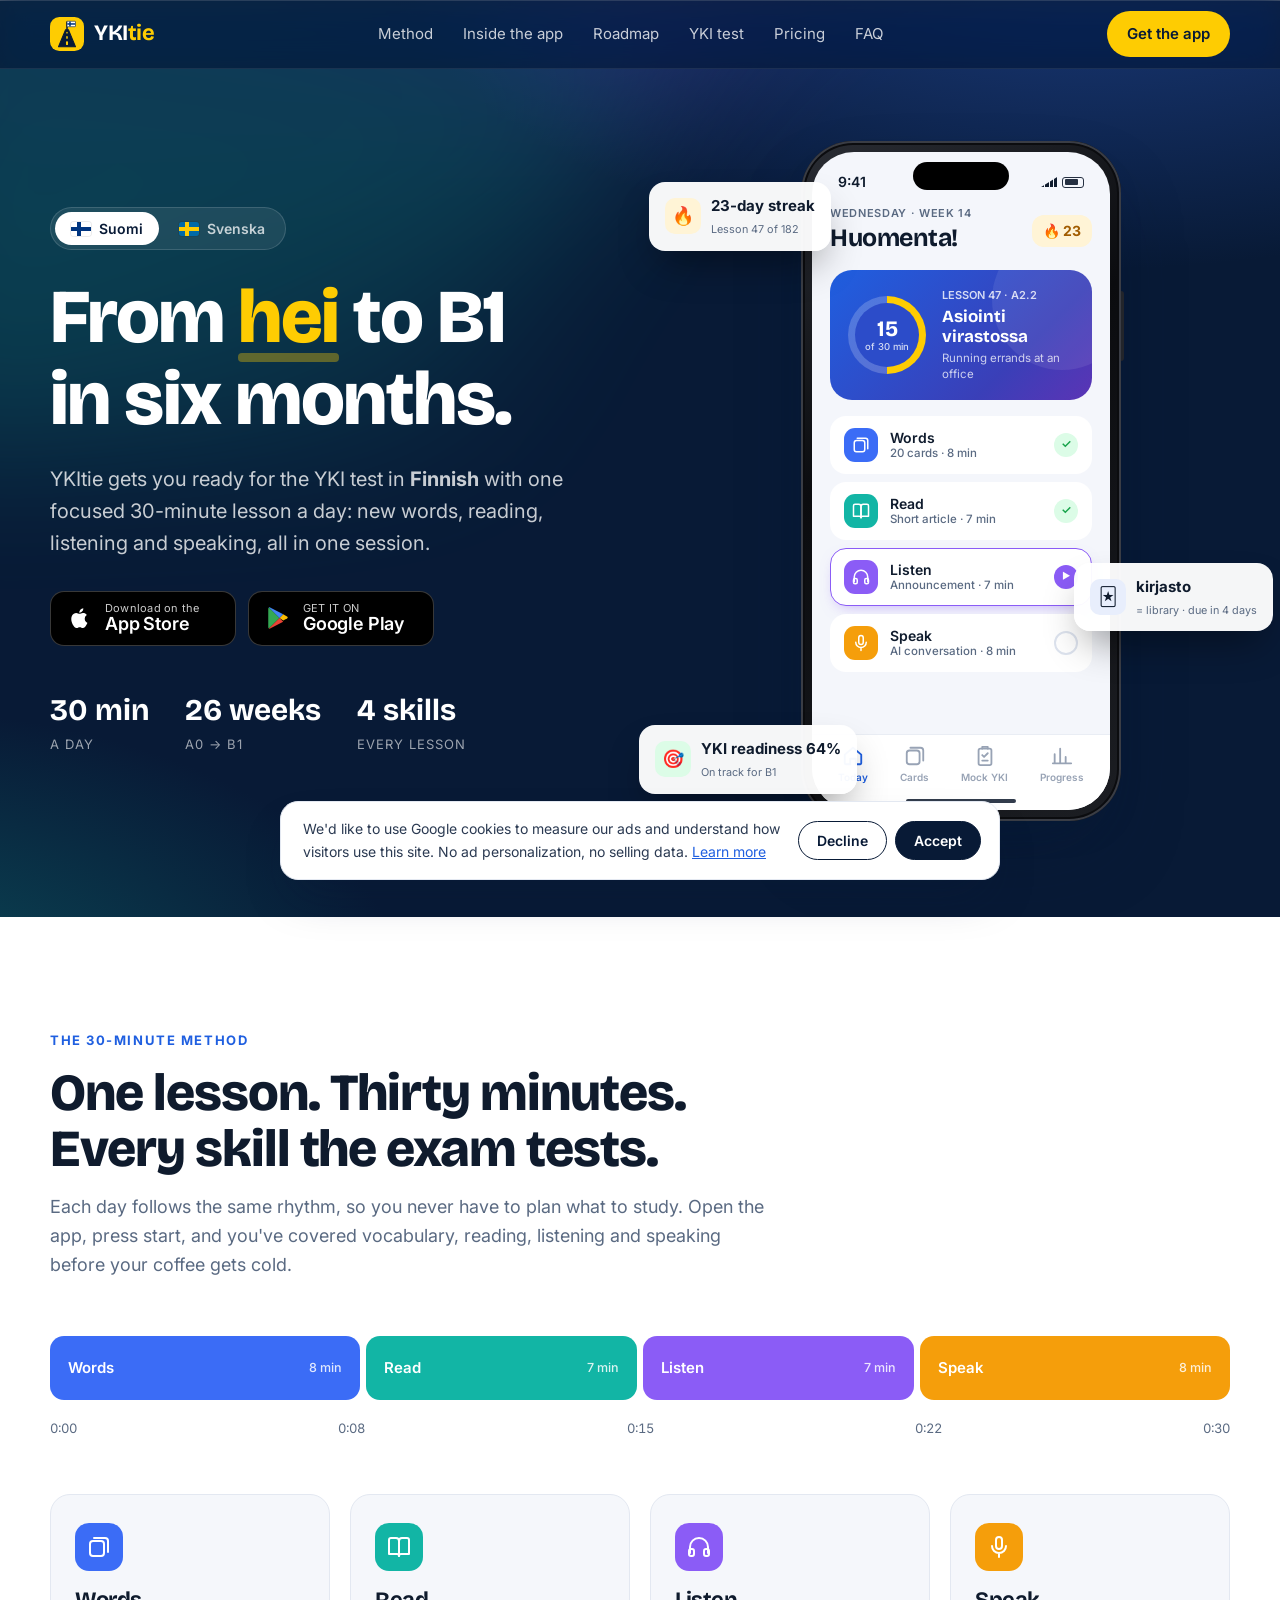
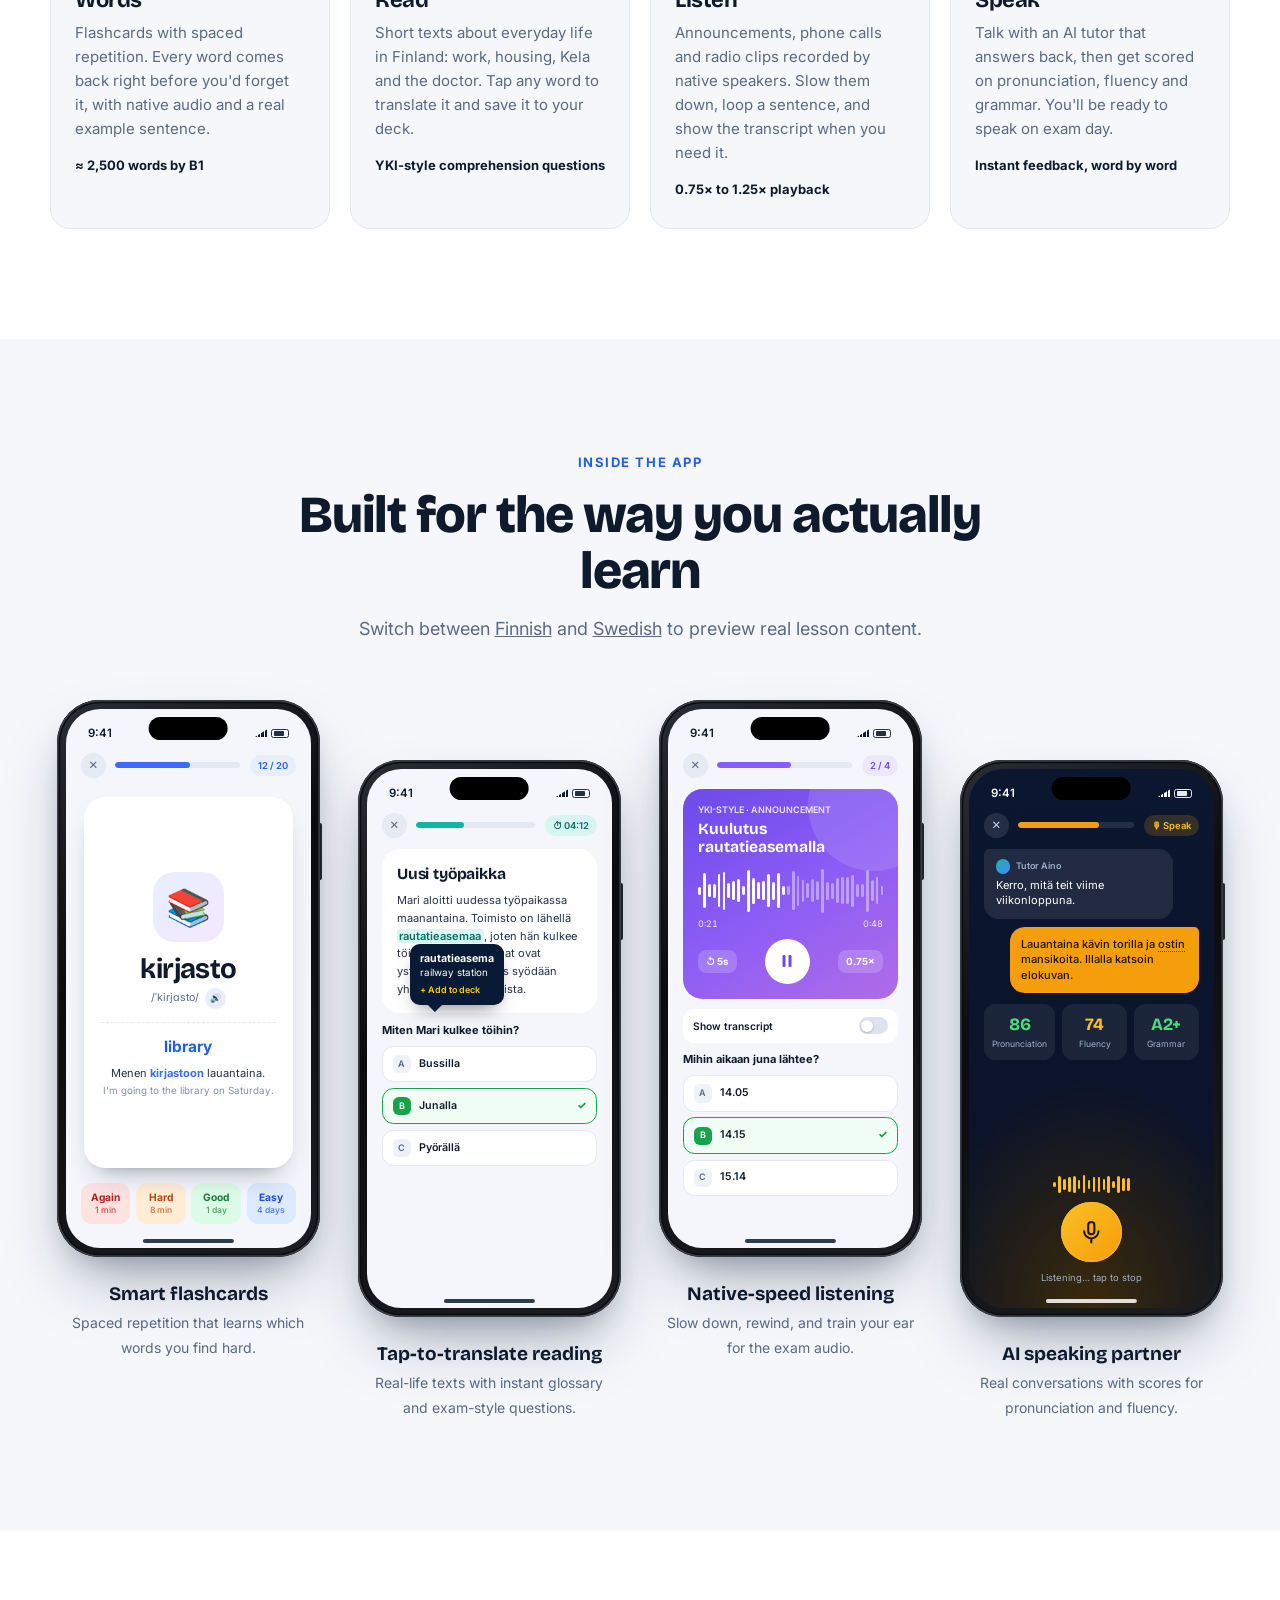
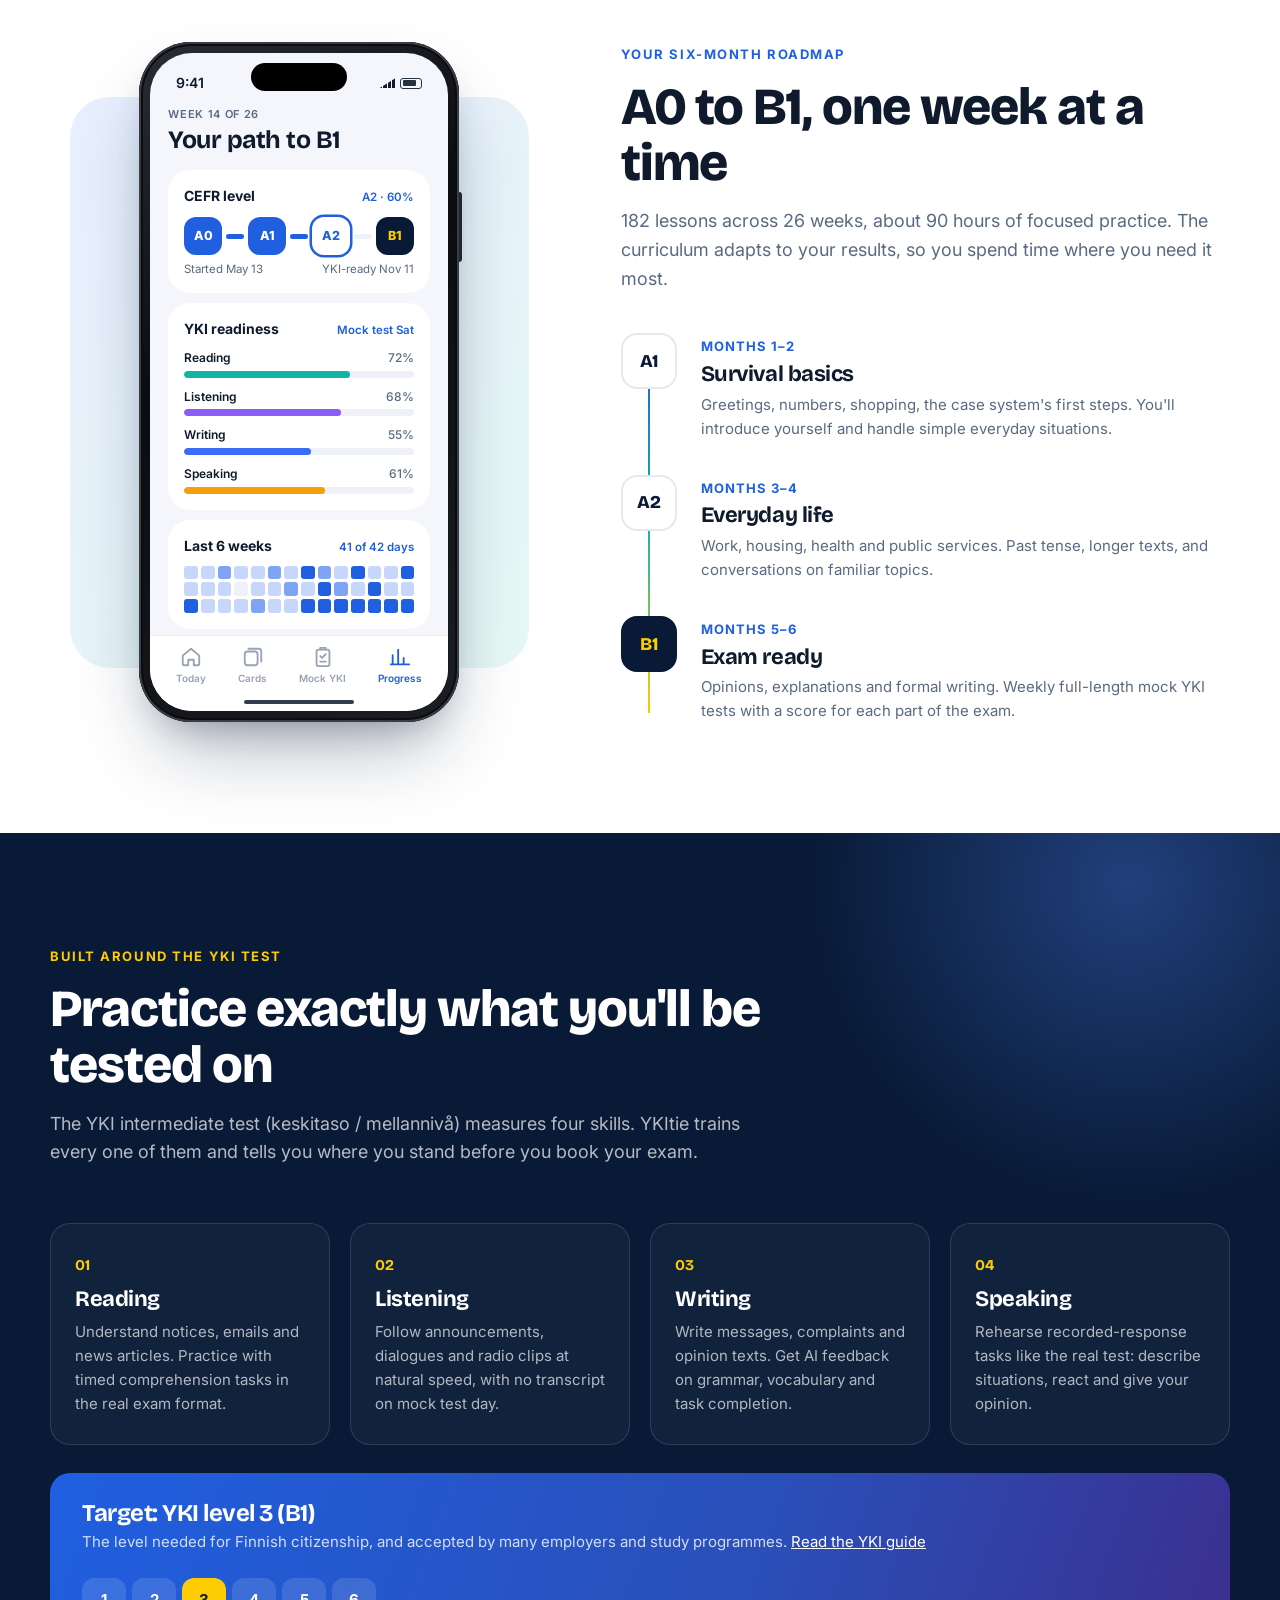
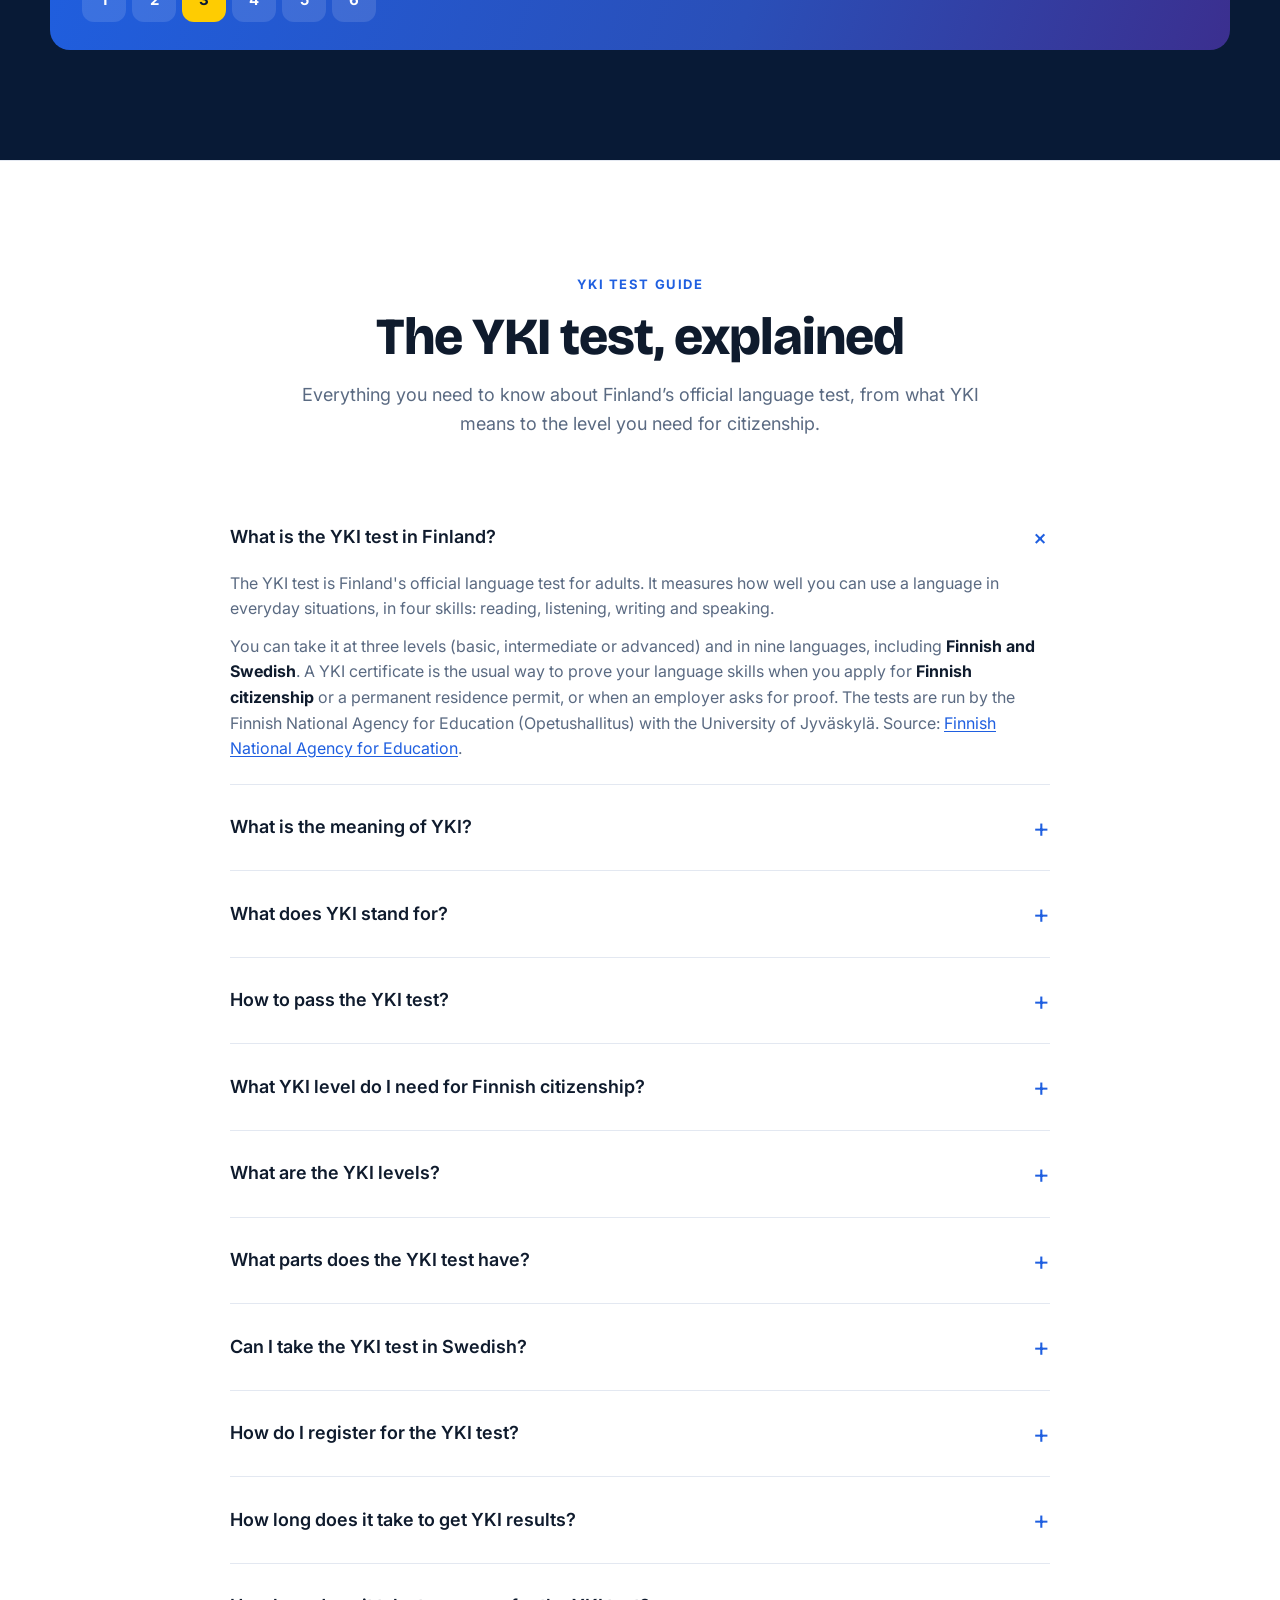
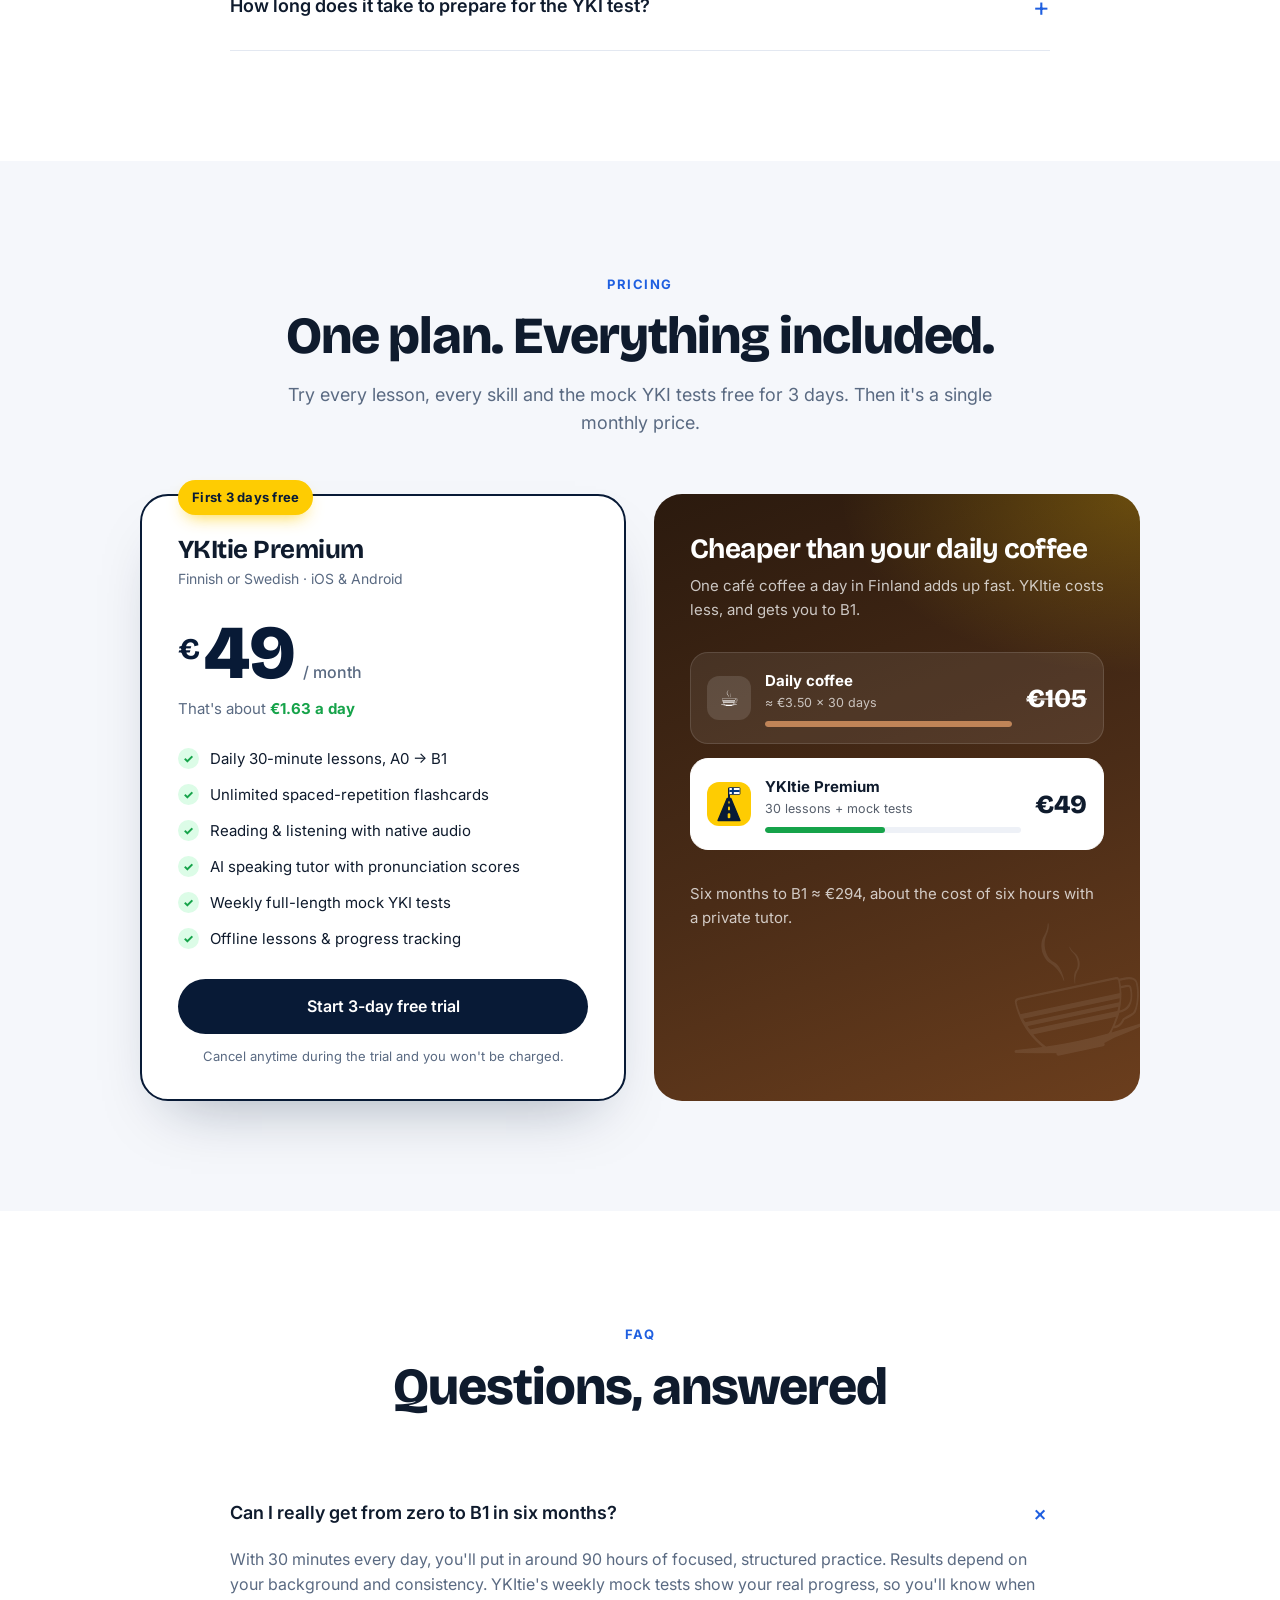
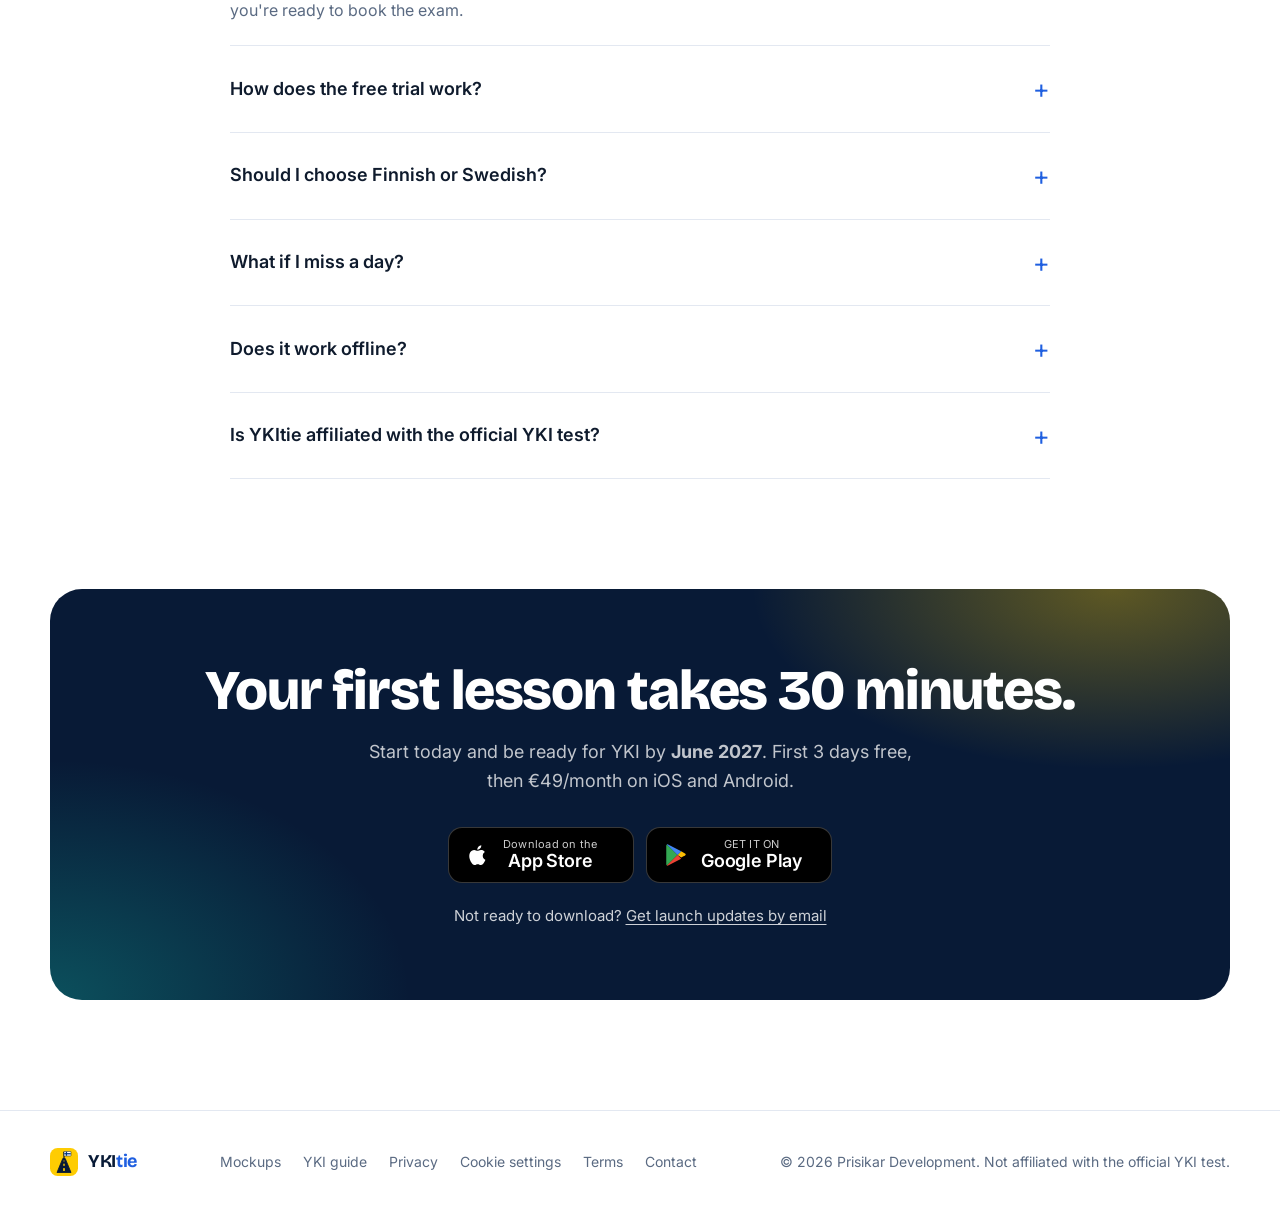
<file: index.html>
<!doctype html>
<html lang="en">
<head>
  <meta charset="utf-8">
  <meta name="viewport" content="width=device-width, initial-scale=1">
  <title>YKItie — Pass the YKI test in Finnish or Swedish</title>
  <meta name="description" content="30-minute daily lessons that take you from A0 to B1 in six months. Flashcards, reading, listening and speaking practice built around the Finnish YKI language test.">
  <meta property="og:title" content="YKItie — From hei to B1 in six months">
  <meta property="og:description" content="30 minutes a day. Words, reading, listening and speaking. Built for the YKI test.">
  <link rel="canonical" href="https://ykitie.com/">
  <meta property="og:url" content="https://ykitie.com/">
  <meta property="og:type" content="website">
  <meta name="theme-color" content="#081a36">
  <link rel="icon" href="assets/favicon.svg?v=2" type="image/svg+xml">
  <!-- Google Tag Manager with Consent Mode v2: nothing is stored until the visitor accepts -->
  <script>
    window.dataLayer = window.dataLayer || [];
    function gtag(){dataLayer.push(arguments);}
    (function () {
      var c = null; try { c = localStorage.getItem("ykitie-consent"); } catch (e) {}
      gtag("consent", "default", {
        ad_storage: c === "granted" ? "granted" : "denied",
        ad_user_data: c === "granted" ? "granted" : "denied",
        ad_personalization: "denied",
        analytics_storage: c === "granted" ? "granted" : "denied",
        wait_for_update: 500
      });
    })();
    gtag("js", new Date());
    dataLayer.push({ "gtm.start": new Date().getTime(), event: "gtm.js" });
  </script>
  <script async src="https://www.googletagmanager.com/gtm.js?id=GTM-MH88VLHT"></script>
  <!-- End Google Tag Manager -->
  <!-- Google tag for Google Ads conversion tracking (AW-18571950570); respects the consent defaults above -->
  <script async src="https://www.googletagmanager.com/gtag/js?id=AW-18571950570"></script>
  <script>gtag("config", "AW-18571950570");</script>
  <link rel="preconnect" href="https://fonts.googleapis.com">
  <link rel="preconnect" href="https://fonts.gstatic.com" crossorigin>
  <link href="https://fonts.googleapis.com/css2?family=Bricolage+Grotesque:opsz,wght@12..96,600;12..96,700;12..96,800&family=Inter:wght@400;500;600;700&display=swap" rel="stylesheet">
  <link rel="stylesheet" href="assets/styles.css?v=202611161039">
  <script type="application/ld+json" id="yki-faq-jsonld">
{
  "@context": "https://schema.org",
  "@type": "FAQPage",
  "mainEntity": [
    {
      "@type": "Question",
      "name": "What is the YKI test in Finland?",
      "acceptedAnswer": {
        "@type": "Answer",
        "text": "<p>The YKI test is Finland's official language test for adults. It measures how well you can use a language in everyday situations, in four skills: reading, listening, writing and speaking.</p><p>You can take it at three levels (basic, intermediate or advanced) and in nine languages, including <strong>Finnish and Swedish</strong>. A YKI certificate is the usual way to prove your language skills when you apply for <strong>Finnish citizenship</strong> or a permanent residence permit, or when an employer asks for proof. The tests are run by the Finnish National Agency for Education (Opetushallitus) with the University of Jyväskylä. Source: <a href=\"https://www.oph.fi/en/national-certificates-language-proficiency-yki\">Finnish National Agency for Education</a>.</p>"
      }
    },
    {
      "@type": "Question",
      "name": "What is the meaning of YKI?",
      "acceptedAnswer": {
        "@type": "Answer",
        "text": "<p>YKI is short for <em>yleiset kielitutkinnot</em>, Finnish for “general language examinations”. In everyday use, “YKI” simply means Finland's national language test, and a <em>YKI-todistus</em> (YKI certificate) is the certificate you get after taking it.</p>"
      }
    },
    {
      "@type": "Question",
      "name": "What does YKI stand for?",
      "acceptedAnswer": {
        "@type": "Answer",
        "text": "<p>YKI stands for <strong>Yleiset kielitutkinnot</strong>. In Swedish the tests are called <strong>Allmänna språkexamina</strong>, and the official English name is <strong>National Certificates of Language Proficiency</strong>.</p>"
      }
    },
    {
      "@type": "Question",
      "name": "How to pass the YKI test?",
      "acceptedAnswer": {
        "@type": "Answer",
        "text": "<ul><li><strong>Choose the right level.</strong> Most people, including citizenship applicants, take the intermediate test (levels 3–4).</li><li><strong>Train all four skills.</strong> Reading, listening, writing and speaking are each assessed separately, so one weak skill can hold back your result.</li><li><strong>Learn the task types.</strong> Get to know the kinds of tasks in the test before exam day so nothing surprises you.</li><li><strong>Build vocabulary every day.</strong> Short daily reviews with spaced repetition work better than cramming.</li><li><strong>Speak out loud.</strong> Practise answering spoken prompts within a time limit, not just reading silently.</li><li><strong>Take mock tests.</strong> Timed practice tests show where you stand and build confidence.</li></ul><p>YKItie is built around exactly this: one 30-minute lesson a day covering all four skills, plus weekly mock YKI tests.</p>"
      }
    },
    {
      "@type": "Question",
      "name": "What YKI level do I need for Finnish citizenship?",
      "acceptedAnswer": {
        "@type": "Answer",
        "text": "<p>You need a YKI certificate in <strong>Finnish or Swedish at level 3 (intermediate) or higher</strong>, as proof of your written and spoken language skills. You must have the certificate before you submit your citizenship application. Rules can change, so always check the current requirements on <a href=\"https://migri.fi/en/language-skills\">Migri’s language skills page</a>.</p>"
      }
    },
    {
      "@type": "Question",
      "name": "What are the YKI levels?",
      "acceptedAnswer": {
        "@type": "Answer",
        "text": "<p>YKI uses a scale from 1 to 6, grouped into three test levels. They correspond roughly to the European CEFR scale:</p><table><thead><tr><th>Test level</th><th>YKI levels</th><th>≈ CEFR</th></tr></thead><tbody><tr><td>Basic (perustaso)</td><td>1–2</td><td>A1–A2</td></tr><tr><td>Intermediate (keskitaso)</td><td>3–4</td><td>B1–B2</td></tr><tr><td>Advanced (ylin taso)</td><td>5–6</td><td>C1–C2</td></tr></tbody></table><p>You choose the test level when you register, and each of the four skills gets its own result.</p>"
      }
    },
    {
      "@type": "Question",
      "name": "What parts does the YKI test have?",
      "acceptedAnswer": {
        "@type": "Answer",
        "text": "<p>Every YKI test has four subtests: <strong>reading comprehension, listening comprehension, writing and speaking</strong>. You get a separate assessment for each one.</p>"
      }
    },
    {
      "@type": "Question",
      "name": "Can I take the YKI test in Swedish?",
      "acceptedAnswer": {
        "@type": "Answer",
        "text": "<p>Yes. Swedish is one of Finland's two official languages, and a Swedish YKI certificate at level 3 or higher counts for citizenship just like a Finnish one. YKItie has a full Swedish track as well as a Finnish one, and you can switch at any time.</p>"
      }
    },
    {
      "@type": "Question",
      "name": "How do I register for the YKI test?",
      "acceptedAnswer": {
        "@type": "Answer",
        "text": "<p>You register online through the <a href=\"https://yki.opintopolku.fi/\">YKI registration service</a>. Tests are held at test centres around Finland several times a year, and places can fill up quickly, so register as soon as registration opens. After registering, you'll get instructions for reaching your test centre. For questions, the YKI helpdesk is at yki-info@jyu.fi.</p>"
      }
    },
    {
      "@type": "Question",
      "name": "How long does it take to get YKI results?",
      "acceptedAnswer": {
        "@type": "Answer",
        "text": "<p>Assessment takes approximately two months. When it's done, you receive an electronic or paper certificate.</p>"
      }
    },
    {
      "@type": "Question",
      "name": "How long does it take to prepare for the YKI test?",
      "acceptedAnswer": {
        "@type": "Answer",
        "text": "<p>It depends on your starting level and how regularly you practise. YKItie's plan takes a complete beginner to the intermediate target in 26 weeks with 30 minutes a day, which is about 90 hours of focused practice. Regular mock tests show when you're ready to book the exam.</p>"
      }
    }
  ]
}
  </script>
</head>
<body>
<!-- Google Tag Manager (noscript) -->
<noscript><iframe src="https://www.googletagmanager.com/ns.html?id=GTM-MH88VLHT" height="0" width="0" style="display:none;visibility:hidden"></iframe></noscript>

<!-- Icon sprite -->
<svg width="0" height="0" style="position:absolute" aria-hidden="true">
  <defs>
    <symbol id="i-words" viewBox="0 0 24 24" fill="none" stroke="currentColor" stroke-width="2" stroke-linecap="round" stroke-linejoin="round"><rect x="3" y="6" width="14" height="15" rx="3"/><path d="M7 3h11a3 3 0 0 1 3 3v11"/></symbol>
    <symbol id="i-read" viewBox="0 0 24 24" fill="none" stroke="currentColor" stroke-width="2" stroke-linecap="round" stroke-linejoin="round"><path d="M2 5a2 2 0 0 1 2-2h5a3 3 0 0 1 3 3v15a2 2 0 0 0-2-2H2z"/><path d="M22 5a2 2 0 0 0-2-2h-5a3 3 0 0 0-3 3v15a2 2 0 0 1 2-2h8z"/></symbol>
    <symbol id="i-listen" viewBox="0 0 24 24" fill="none" stroke="currentColor" stroke-width="2" stroke-linecap="round" stroke-linejoin="round"><path d="M3 18v-6a9 9 0 0 1 18 0v6"/><rect x="2" y="14" width="5" height="7" rx="2"/><rect x="17" y="14" width="5" height="7" rx="2"/></symbol>
    <symbol id="i-speak" viewBox="0 0 24 24" fill="none" stroke="currentColor" stroke-width="2" stroke-linecap="round" stroke-linejoin="round"><rect x="9" y="2" width="6" height="12" rx="3"/><path d="M5 11a7 7 0 0 0 14 0M12 18v4"/></symbol>
    <symbol id="i-home" viewBox="0 0 24 24" fill="none" stroke="currentColor" stroke-width="2" stroke-linecap="round" stroke-linejoin="round"><path d="M3 10.5 12 3l9 7.5V20a1 1 0 0 1-1 1h-5v-6H9v6H4a1 1 0 0 1-1-1z"/></symbol>
    <symbol id="i-exam" viewBox="0 0 24 24" fill="none" stroke="currentColor" stroke-width="2" stroke-linecap="round" stroke-linejoin="round"><rect x="5" y="4" width="14" height="18" rx="2"/><path d="M9 4V2h6v2M9 11l2 2 4-4M9 17h6"/></symbol>
    <symbol id="i-chart" viewBox="0 0 24 24" fill="none" stroke="currentColor" stroke-width="2" stroke-linecap="round" stroke-linejoin="round"><path d="M4 20V10M10 20V4M16 20v-7M22 20H2"/></symbol>
    <symbol id="i-play" viewBox="0 0 24 24" fill="currentColor"><path d="M7 4.5v15a1 1 0 0 0 1.5.86l12.5-7.5a1 1 0 0 0 0-1.72L8.5 3.64A1 1 0 0 0 7 4.5z"/></symbol>
    <symbol id="i-pause" viewBox="0 0 24 24" fill="currentColor"><rect x="6" y="4" width="4" height="16" rx="1.5"/><rect x="14" y="4" width="4" height="16" rx="1.5"/></symbol>
    <symbol id="i-apple" viewBox="0 0 24 24" fill="currentColor"><path d="M16.37 12.6c-.02-2.3 1.88-3.4 1.97-3.46-1.07-1.57-2.74-1.78-3.33-1.8-1.42-.15-2.77.83-3.49.83-.72 0-1.83-.81-3.01-.79-1.55.02-2.98.9-3.78 2.29-1.61 2.8-.41 6.94 1.16 9.21.77 1.11 1.68 2.36 2.88 2.31 1.16-.05 1.59-.75 2.99-.75 1.4 0 1.79.75 3.01.72 1.24-.02 2.03-1.13 2.79-2.25.88-1.29 1.24-2.54 1.26-2.6-.03-.01-2.42-.93-2.45-3.71zM14.08 5.84c.64-.77 1.07-1.85.95-2.92-.92.04-2.03.61-2.69 1.38-.59.68-1.11 1.78-.97 2.83 1.02.08 2.07-.52 2.71-1.29z"/></symbol>
    <symbol id="i-gplay" viewBox="0 0 24 24"><path fill="#34A853" d="M3.6 2.3 13.4 12 3.6 21.7c-.37-.2-.6-.6-.6-1.07V3.37c0-.47.23-.87.6-1.07z"/><path fill="#FBBC04" d="m16.8 8.6 3.5 2c.9.52.9 1.28 0 1.8l-3.5 2L13.4 12z"/><path fill="#4285F4" d="M3.6 2.3c.3-.17.7-.17 1.1.06L16.8 8.6 13.4 12z"/><path fill="#EA4335" d="M13.4 12l3.4 3.4-12.1 6.24c-.4.23-.8.23-1.1.06z"/></symbol>
  </defs>
</svg>

<header class="nav">
  <div class="container">
    <a href="#" class="logo" aria-label="YKItie home">
      <svg class="logo-mark" viewBox="0 0 40 40" aria-hidden="true"><rect width="40" height="40" rx="11" fill="#fecc02"/><path d="M10 35h20l-8.3-20h-3.4z" fill="#081a36" stroke="#081a36" stroke-width="1.2" stroke-linejoin="round"/><rect x="18.8" y="28.5" width="2.4" height="4.5" rx="1" fill="#fecc02"/><rect x="19.1" y="22.3" width="1.8" height="3.4" rx=".8" fill="#fecc02"/><rect x="19.4" y="17.4" width="1.2" height="2.2" rx=".5" fill="#fecc02"/><path d="M20 15V6" stroke="#081a36" stroke-width="1.8" stroke-linecap="round"/><rect x="20" y="5" width="10" height="6.4" rx=".6" fill="#fff" stroke="#081a36" stroke-width=".7"/><rect x="22.6" y="5.35" width="1.8" height="5.7" fill="#003580"/><rect x="20.35" y="7.3" width="9.3" height="1.8" fill="#003580"/></svg>
      <span class="wordmark">YKI<span class="logo-accent">tie</span></span>
    </a>
    <nav class="nav-links">
      <a href="#method">Method</a>
      <a href="#screens">Inside the app</a>
      <a href="#roadmap">Roadmap</a>
      <a href="#yki">YKI test</a>
      <a href="#pricing">Pricing</a>
      <a href="#faq">FAQ</a>
    </nav>
    <a href="#download" class="btn" data-track="nav-get-app">Get the app</a>
  </div>
</header>

<!-- ============================== HERO ============================== -->
<section class="hero">
  <div class="aurora" aria-hidden="true"></div>
  <div class="container">
    <div class="hero-copy">
      <div class="lang-toggle" role="group" aria-label="Choose language">
        <button type="button" data-lang="fi" aria-pressed="true"><span class="flag fi"></span>Suomi</button>
        <button type="button" data-lang="sv" aria-pressed="false"><span class="flag sv"></span>Svenska</button>
      </div>
      <h1>From <span class="hl" data-t="hello">hei</span> to B1<br>in six months.</h1>
      <p class="lede">YKItie gets you ready for the YKI test in <strong data-t="langName">Finnish</strong> with one focused 30-minute lesson a day: new words, reading, listening and speaking, all in one session.</p>
      <div class="stores">
        <a class="store" href="#" data-store="ios" data-where="hero" aria-label="Download on the App Store (coming soon)">
          <svg><use href="#i-apple"/></svg>
          <span><small>Download on the</small><strong>App Store</strong></span>
        </a>
        <a class="store" href="#" data-store="android" data-where="hero" aria-label="Get it on Google Play (coming soon)">
          <svg><use href="#i-gplay"/></svg>
          <span><small>GET IT ON</small><strong>Google Play</strong></span>
        </a>
      </div>
      <div class="hero-stats">
        <div><strong>30 min</strong><span>a day</span></div>
        <div><strong>26 weeks</strong><span>A0 → B1</span></div>
        <div><strong>4 skills</strong><span>every lesson</span></div>
      </div>
    </div>

    <div class="hero-visual">
      <div class="float f1"><span class="ico" style="background:#fff4d6">🔥</span><div><b>23-day streak</b><small>Lesson 47 of 182</small></div></div>
      <div class="float f2"><span class="ico" style="background:#e8eefc">🃏</span><div><b data-t="floatWord">kirjasto</b><small>= library · due in 4 days</small></div></div>
      <div class="float f3"><span class="ico" style="background:#dcfce7">🎯</span><div><b>YKI readiness 64%</b><small>On track for B1</small></div></div>

      <!-- SCREEN: Today -->
      <div class="phone" data-screen="today">
        <div class="screen">
          <div class="sb"><span>9:41</span><span class="sb-i"><i></i><b></b></span></div>
          <div class="pad">
            <div class="app-top" style="margin-bottom:0">
              <div><p class="p-eyebrow">Wednesday · Week 14</p><p class="app-title" data-t="greet">Huomenta!</p></div>
              <span class="streak">🔥 23</span>
            </div>
            <div class="lesson-card">
              <div class="ring" style="--p:50"><span>15<small>of 30 min</small></span></div>
              <div style="position:relative;z-index:1">
                <p class="tag">LESSON 47 · A2.2</p>
                <h5 data-t="topic">Asiointi virastossa</h5>
                <p class="sub">Running errands at an office</p>
              </div>
            </div>
            <ul class="segs">
              <li class="done"><span class="ic" style="background:var(--c-words)"><svg><use href="#i-words"/></svg></span><div>Words<small>20 cards · 8 min</small></div><span class="st">✓</span></li>
              <li class="done"><span class="ic" style="background:var(--c-read)"><svg><use href="#i-read"/></svg></span><div>Read<small>Short article · 7 min</small></div><span class="st">✓</span></li>
              <li class="now"><span class="ic" style="background:var(--c-listen)"><svg><use href="#i-listen"/></svg></span><div>Listen<small>Announcement · 7 min</small></div><span class="st">▶</span></li>
              <li class="todo"><span class="ic" style="background:var(--c-speak)"><svg><use href="#i-speak"/></svg></span><div>Speak<small>AI conversation · 8 min</small></div><span class="st"></span></li>
            </ul>
          </div>
          <nav class="tabbar">
            <span class="on"><svg><use href="#i-home"/></svg>Today</span>
            <span><svg><use href="#i-words"/></svg>Cards</span>
            <span><svg><use href="#i-exam"/></svg>Mock YKI</span>
            <span><svg><use href="#i-chart"/></svg>Progress</span>
          </nav>
          <span class="home-ind"></span>
        </div>
      </div>
    </div>
  </div>
</section>

<!-- ============================== METHOD ============================== -->
<section id="method">
  <div class="container">
    <div class="section-head reveal">
      <span class="eyebrow-tag">The 30-minute method</span>
      <h2>One lesson. Thirty minutes.<br>Every skill the exam tests.</h2>
      <p>Each day follows the same rhythm, so you never have to plan what to study. Open the app, press start, and you've covered vocabulary, reading, listening and speaking before your coffee gets cold.</p>
    </div>

    <div class="lesson-bar reveal" aria-label="Lesson timeline">
      <div class="words">Words <small>8 min</small></div>
      <div class="read">Read <small>7 min</small></div>
      <div class="listen">Listen <small>7 min</small></div>
      <div class="speak">Speak <small>8 min</small></div>
    </div>
    <div class="lesson-scale reveal"><span>0:00</span><span>0:08</span><span>0:15</span><span>0:22</span><span>0:30</span></div>

    <div class="skills">
      <article class="skill reveal">
        <div class="icon" style="background:var(--c-words)"><svg><use href="#i-words"/></svg></div>
        <h3>Words</h3>
        <p>Flashcards with spaced repetition. Every word comes back right before you'd forget it, with native audio and a real example sentence.</p>
        <span class="min">≈ 2,500 words by B1</span>
      </article>
      <article class="skill reveal">
        <div class="icon" style="background:var(--c-read)"><svg><use href="#i-read"/></svg></div>
        <h3>Read</h3>
        <p>Short texts about everyday life in Finland: work, housing, Kela and the doctor. Tap any word to translate it and save it to your deck.</p>
        <span class="min">YKI-style comprehension questions</span>
      </article>
      <article class="skill reveal">
        <div class="icon" style="background:var(--c-listen)"><svg><use href="#i-listen"/></svg></div>
        <h3>Listen</h3>
        <p>Announcements, phone calls and radio clips recorded by native speakers. Slow them down, loop a sentence, and show the transcript when you need it.</p>
        <span class="min">0.75× to 1.25× playback</span>
      </article>
      <article class="skill reveal">
        <div class="icon" style="background:var(--c-speak)"><svg><use href="#i-speak"/></svg></div>
        <h3>Speak</h3>
        <p>Talk with an AI tutor that answers back, then get scored on pronunciation, fluency and grammar. You'll be ready to speak on exam day.</p>
        <span class="min">Instant feedback, word by word</span>
      </article>
    </div>
  </div>
</section>

<!-- ============================== SCREENS ============================== -->
<section class="screens" id="screens">
  <div class="container">
    <div class="section-head center reveal">
      <span class="eyebrow-tag">Inside the app</span>
      <h2>Built for the way you actually learn</h2>
      <p>Switch between <a href="#" class="js-lang" data-lang="fi"><u>Finnish</u></a> and <a href="#" class="js-lang" data-lang="sv"><u>Swedish</u></a> to preview real lesson content.</p>
    </div>

    <div class="gallery">
      <!-- SCREEN: Flashcards -->
      <figure class="reveal">
        <div class="phone sm" data-screen="words">
          <div class="screen">
            <div class="sb"><span>9:41</span><span class="sb-i"><i></i><b></b></span></div>
            <div class="pad">
              <div class="app-top">
                <span class="x">✕</span>
                <div class="mini-progress"><span style="width:60%;background:var(--c-words)"></span></div>
                <span class="chip">12 / 20</span>
              </div>
              <div class="card-stack">
                <div class="ghost g1"></div><div class="ghost g2"></div>
                <div class="fcard">
                  <div class="art">📚</div>
                  <div class="word" data-t="fcWord">kirjasto</div>
                  <div class="ipa"><span data-t="fcIpa">/ˈkirjɑsto/</span><i>🔊</i></div>
                  <hr>
                  <div class="tr">library</div>
                  <p class="ex" data-t="fcEx">Menen <b>kirjastoon</b> lauantaina.</p>
                  <p class="ex-tr">I'm going to the library on Saturday.</p>
                </div>
              </div>
              <div class="grades">
                <span class="again">Again<small>1 min</small></span>
                <span class="hard">Hard<small>8 min</small></span>
                <span class="good">Good<small>1 day</small></span>
                <span class="easy">Easy<small>4 days</small></span>
              </div>
            </div>
            <span class="home-ind"></span>
          </div>
        </div>
        <figcaption><b>Smart flashcards</b><span>Spaced repetition that learns which words you find hard.</span></figcaption>
      </figure>

      <!-- SCREEN: Reading -->
      <figure class="reveal">
        <div class="phone sm" data-screen="read">
          <div class="screen">
            <div class="sb"><span>9:41</span><span class="sb-i"><i></i><b></b></span></div>
            <div class="pad">
              <div class="app-top">
                <span class="x">✕</span>
                <div class="mini-progress"><span style="width:40%;background:var(--c-read)"></span></div>
                <span class="chip" style="background:#d7f5f1;color:#0b6e64">⏱ 04:12</span>
              </div>
              <div class="article">
                <h6 data-t="rdTitle">Uusi työpaikka</h6>
                <p data-t="rdText">Mari aloitti uudessa työpaikassa maanantaina. Toimisto on lähellä <mark>rautatieasemaa</mark>, joten hän kulkee töihin junalla. Kollegat ovat ystävällisiä, ja lounas syödään yhdessä kello yksitoista.</p>
                <div class="pop"><b data-t="rdPopW">rautatieasema</b>railway station<br><span class="add">+ Add to deck</span></div>
              </div>
              <div class="q">
                <h6 data-t="rdQ">Miten Mari kulkee töihin?</h6>
                <div class="opt"><i>A</i><span data-t="rdA">Bussilla</span></div>
                <div class="opt ok"><i>B</i><span data-t="rdB">Junalla</span></div>
                <div class="opt"><i>C</i><span data-t="rdC">Pyörällä</span></div>
              </div>
            </div>
            <span class="home-ind"></span>
          </div>
        </div>
        <figcaption><b>Tap-to-translate reading</b><span>Real-life texts with instant glossary and exam-style questions.</span></figcaption>
      </figure>

      <!-- SCREEN: Listening -->
      <figure class="reveal">
        <div class="phone sm" data-screen="listen">
          <div class="screen">
            <div class="sb"><span>9:41</span><span class="sb-i"><i></i><b></b></span></div>
            <div class="pad">
              <div class="app-top">
                <span class="x">✕</span>
                <div class="mini-progress"><span style="width:55%;background:var(--c-listen)"></span></div>
                <span class="chip" style="background:#ede7fe;color:#6d4ae8">2 / 4</span>
              </div>
              <div class="audio-card">
                <p class="meta">YKI-STYLE · ANNOUNCEMENT</p>
                <h6 data-t="lsTitle">Kuulutus rautatieasemalla</h6>
                <div class="wave" data-bars="38" data-on="0.45"></div>
                <div class="times"><span>0:21</span><span>0:48</span></div>
                <div class="controls">
                  <span>↺ 5s</span>
                  <span class="play"><svg><use href="#i-pause"/></svg></span>
                  <span>0.75×</span>
                </div>
              </div>
              <div class="transcript-toggle">Show transcript <span class="switch"></span></div>
              <div class="q">
                <h6 data-t="lsQ">Mihin aikaan juna lähtee?</h6>
                <div class="opt"><i>A</i>14.05</div>
                <div class="opt ok"><i>B</i>14.15</div>
                <div class="opt"><i>C</i>15.14</div>
              </div>
            </div>
            <span class="home-ind"></span>
          </div>
        </div>
        <figcaption><b>Native-speed listening</b><span>Slow down, rewind, and train your ear for the exam audio.</span></figcaption>
      </figure>

      <!-- SCREEN: Speaking -->
      <figure class="reveal">
        <div class="phone sm" data-screen="speak">
          <div class="screen dark">
            <div class="sb"><span>9:41</span><span class="sb-i"><i></i><b></b></span></div>
            <div class="pad">
              <div class="app-top">
                <span class="x">✕</span>
                <div class="mini-progress" style="background:rgba(255,255,255,.1)"><span style="width:70%;background:var(--c-speak)"></span></div>
                <span class="chip">🎙 Speak</span>
              </div>
              <div style="display:flex;flex-direction:column">
                <div class="bubble tutor"><div class="who"><i></i>Tutor Aino</div><span data-t="spPrompt">Kerro, mitä teit viime viikonloppuna.</span></div>
                <div class="bubble me" data-t="spAnswer">Lauantaina kävin torilla ja <u>ostin</u> mansikoita. Illalla katsoin elokuvan.</div>
              </div>
              <div class="scores">
                <div class="score hi"><b>86</b><small>Pronunciation</small></div>
                <div class="score mid"><b>74</b><small>Fluency</small></div>
                <div class="score hi"><b>A2+</b><small>Grammar</small></div>
              </div>
              <div class="mic-wrap">
                <div class="livewave" data-live="16"></div>
                <div class="mic"><svg><use href="#i-speak"/></svg></div>
                <small>Listening… tap to stop</small>
              </div>
            </div>
            <span class="home-ind"></span>
          </div>
        </div>
        <figcaption><b>AI speaking partner</b><span>Real conversations with scores for pronunciation and fluency.</span></figcaption>
      </figure>
    </div>
  </div>
</section>

<!-- ============================== ROADMAP ============================== -->
<section class="roadmap" id="roadmap">
  <div class="container">
    <div class="road-visual reveal">
      <!-- SCREEN: Progress -->
      <div class="phone" data-screen="progress">
        <div class="screen">
          <div class="sb"><span>9:41</span><span class="sb-i"><i></i><b></b></span></div>
          <div class="pad">
            <p class="p-eyebrow">Week 14 of 26</p>
            <p class="app-title">Your path to B1</p>
            <div class="cefr">
              <h6>CEFR level <span>A2 · 60%</span></h6>
              <div class="cefr-rail">
                <span class="node done">A0</span><span class="bar"><span style="width:100%"></span></span>
                <span class="node done">A1</span><span class="bar"><span style="width:100%"></span></span>
                <span class="node cur">A2</span><span class="bar"><span style="width:0%"></span></span>
                <span class="node goal">B1</span>
              </div>
              <div class="row"><span>Started May 13</span><span>YKI-ready Nov 11</span></div>
            </div>
            <div class="ready">
              <h6>YKI readiness <span>Mock test Sat</span></h6>
              <div class="rbar"><div>Reading<span>72%</span></div><p><i style="width:72%;background:var(--c-read)"></i></p></div>
              <div class="rbar"><div>Listening<span>68%</span></div><p><i style="width:68%;background:var(--c-listen)"></i></p></div>
              <div class="rbar"><div>Writing<span>55%</span></div><p><i style="width:55%;background:var(--c-words)"></i></p></div>
              <div class="rbar"><div>Speaking<span>61%</span></div><p><i style="width:61%;background:var(--c-speak)"></i></p></div>
            </div>
            <div class="ready">
              <h6>Last 6 weeks <span>41 of 42 days</span></h6>
              <div class="heat" data-heat="42"></div>
            </div>
          </div>
          <nav class="tabbar">
            <span><svg><use href="#i-home"/></svg>Today</span>
            <span><svg><use href="#i-words"/></svg>Cards</span>
            <span><svg><use href="#i-exam"/></svg>Mock YKI</span>
            <span class="on"><svg><use href="#i-chart"/></svg>Progress</span>
          </nav>
          <span class="home-ind"></span>
        </div>
      </div>
    </div>

    <div>
      <div class="section-head reveal" style="margin-bottom:40px">
        <span class="eyebrow-tag">Your six-month roadmap</span>
        <h2>A0 to B1, one week at a time</h2>
        <p>182 lessons across 26 weeks, about 90 hours of focused practice. The curriculum adapts to your results, so you spend time where you need it most.</p>
      </div>
      <ol class="timeline">
        <li class="reveal"><span class="lvl">A1</span><span class="when">Months 1–2</span><h3>Survival basics</h3><p>Greetings, numbers, shopping, the case system's first steps. You'll introduce yourself and handle simple everyday situations.</p></li>
        <li class="reveal"><span class="lvl">A2</span><span class="when">Months 3–4</span><h3>Everyday life</h3><p>Work, housing, health and public services. Past tense, longer texts, and conversations on familiar topics.</p></li>
        <li class="reveal"><span class="lvl">B1</span><span class="when">Months 5–6</span><h3>Exam ready</h3><p>Opinions, explanations and formal writing. Weekly full-length mock YKI tests with a score for each part of the exam.</p></li>
      </ol>
    </div>
  </div>
</section>

<!-- ============================== YKI ============================== -->
<section class="yki" id="yki">
  <div class="container">
    <div class="section-head reveal">
      <span class="eyebrow-tag">Built around the YKI test</span>
      <h2>Practice exactly what you'll be tested on</h2>
      <p>The YKI intermediate test (keskitaso / mellannivå) measures four skills. YKItie trains every one of them and tells you where you stand before you book your exam.</p>
    </div>
    <div class="yki-grid">
      <div class="yki-card reveal"><span class="num">01</span><h3>Reading</h3><p>Understand notices, emails and news articles. Practice with timed comprehension tasks in the real exam format.</p></div>
      <div class="yki-card reveal"><span class="num">02</span><h3>Listening</h3><p>Follow announcements, dialogues and radio clips at natural speed, with no transcript on mock test day.</p></div>
      <div class="yki-card reveal"><span class="num">03</span><h3>Writing</h3><p>Write messages, complaints and opinion texts. Get AI feedback on grammar, vocabulary and task completion.</p></div>
      <div class="yki-card reveal"><span class="num">04</span><h3>Speaking</h3><p>Rehearse recorded-response tasks like the real test: describe situations, react and give your opinion.</p></div>
    </div>
    <div class="yki-band reveal">
      <div>
        <h3>Target: YKI level 3 (B1)</h3>
        <p>The level needed for Finnish citizenship, and accepted by many employers and study programmes. <a href="#yki-guide" style="color:#fff;text-decoration:underline">Read the YKI guide</a></p>
      </div>
      <div class="levels" aria-label="YKI levels 1 to 6"><span>1</span><span>2</span><span class="target">3</span><span>4</span><span>5</span><span>6</span></div>
    </div>
  </div>
</section>

<!-- ============================== YKI GUIDE ============================== -->
<section class="guide" id="yki-guide">
  <div class="container">
    <div class="section-head center reveal">
      <span class="eyebrow-tag">YKI test guide</span>
      <h2>The YKI test, explained</h2>
      <p>Everything you need to know about Finland’s official language test, from what YKI means to the level you need for citizenship.</p>
    </div>
    <div class="faq-list guide-list">
      <details class="reveal" open>
        <summary>What is the YKI test in Finland?</summary>
        <div class="guide-answer"><p>The YKI test is Finland's official language test for adults. It measures how well you can use a language in everyday situations, in four skills: reading, listening, writing and speaking.</p><p>You can take it at three levels (basic, intermediate or advanced) and in nine languages, including <strong>Finnish and Swedish</strong>. A YKI certificate is the usual way to prove your language skills when you apply for <strong>Finnish citizenship</strong> or a permanent residence permit, or when an employer asks for proof. The tests are run by the Finnish National Agency for Education (Opetushallitus) with the University of Jyväskylä. Source: <a href="https://www.oph.fi/en/national-certificates-language-proficiency-yki" target="_blank" rel="noopener">Finnish National Agency for Education</a>.</p></div>
      </details>
      <details class="reveal">
        <summary>What is the meaning of YKI?</summary>
        <div class="guide-answer"><p>YKI is short for <em>yleiset kielitutkinnot</em>, Finnish for “general language examinations”. In everyday use, “YKI” simply means Finland's national language test, and a <em>YKI-todistus</em> (YKI certificate) is the certificate you get after taking it.</p></div>
      </details>
      <details class="reveal">
        <summary>What does YKI stand for?</summary>
        <div class="guide-answer"><p>YKI stands for <strong>Yleiset kielitutkinnot</strong>. In Swedish the tests are called <strong>Allmänna språkexamina</strong>, and the official English name is <strong>National Certificates of Language Proficiency</strong>.</p></div>
      </details>
      <details class="reveal">
        <summary>How to pass the YKI test?</summary>
        <div class="guide-answer"><ul><li><strong>Choose the right level.</strong> Most people, including citizenship applicants, take the intermediate test (levels 3–4).</li><li><strong>Train all four skills.</strong> Reading, listening, writing and speaking are each assessed separately, so one weak skill can hold back your result.</li><li><strong>Learn the task types.</strong> Get to know the kinds of tasks in the test before exam day so nothing surprises you.</li><li><strong>Build vocabulary every day.</strong> Short daily reviews with spaced repetition work better than cramming.</li><li><strong>Speak out loud.</strong> Practise answering spoken prompts within a time limit, not just reading silently.</li><li><strong>Take mock tests.</strong> Timed practice tests show where you stand and build confidence.</li></ul><p>YKItie is built around exactly this: one 30-minute lesson a day covering all four skills, plus weekly mock YKI tests.</p></div>
      </details>
      <details class="reveal">
        <summary>What YKI level do I need for Finnish citizenship?</summary>
        <div class="guide-answer"><p>You need a YKI certificate in <strong>Finnish or Swedish at level 3 (intermediate) or higher</strong>, as proof of your written and spoken language skills. You must have the certificate before you submit your citizenship application. Rules can change, so always check the current requirements on <a href="https://migri.fi/en/language-skills" target="_blank" rel="noopener">Migri’s language skills page</a>.</p></div>
      </details>
      <details class="reveal">
        <summary>What are the YKI levels?</summary>
        <div class="guide-answer"><p>YKI uses a scale from 1 to 6, grouped into three test levels. They correspond roughly to the European CEFR scale:</p><table class="guide-table"><thead><tr><th>Test level</th><th>YKI levels</th><th>≈ CEFR</th></tr></thead><tbody><tr><td>Basic (perustaso)</td><td>1–2</td><td>A1–A2</td></tr><tr><td>Intermediate (keskitaso)</td><td>3–4</td><td>B1–B2</td></tr><tr><td>Advanced (ylin taso)</td><td>5–6</td><td>C1–C2</td></tr></tbody></table><p>You choose the test level when you register, and each of the four skills gets its own result.</p></div>
      </details>
      <details class="reveal">
        <summary>What parts does the YKI test have?</summary>
        <div class="guide-answer"><p>Every YKI test has four subtests: <strong>reading comprehension, listening comprehension, writing and speaking</strong>. You get a separate assessment for each one.</p></div>
      </details>
      <details class="reveal">
        <summary>Can I take the YKI test in Swedish?</summary>
        <div class="guide-answer"><p>Yes. Swedish is one of Finland's two official languages, and a Swedish YKI certificate at level 3 or higher counts for citizenship just like a Finnish one. YKItie has a full Swedish track as well as a Finnish one, and you can switch at any time.</p></div>
      </details>
      <details class="reveal">
        <summary>How do I register for the YKI test?</summary>
        <div class="guide-answer"><p>You register online through the <a href="https://yki.opintopolku.fi/" target="_blank" rel="noopener">YKI registration service</a>. Tests are held at test centres around Finland several times a year, and places can fill up quickly, so register as soon as registration opens. After registering, you'll get instructions for reaching your test centre. For questions, the YKI helpdesk is at yki-info@jyu.fi.</p></div>
      </details>
      <details class="reveal">
        <summary>How long does it take to get YKI results?</summary>
        <div class="guide-answer"><p>Assessment takes approximately two months. When it's done, you receive an electronic or paper certificate.</p></div>
      </details>
      <details class="reveal">
        <summary>How long does it take to prepare for the YKI test?</summary>
        <div class="guide-answer"><p>It depends on your starting level and how regularly you practise. YKItie's plan takes a complete beginner to the intermediate target in 26 weeks with 30 minutes a day, which is about 90 hours of focused practice. Regular mock tests show when you're ready to book the exam.</p></div>
      </details>
    </div>
  </div>
</section>

<!-- ============================== PRICING ============================== -->
<section class="pricing" id="pricing">
  <div class="container">
    <div class="section-head center reveal">
      <span class="eyebrow-tag">Pricing</span>
      <h2>One plan. Everything included.</h2>
      <p>Try every lesson, every skill and the mock YKI tests free for 3 days. Then it's a single monthly price.</p>
    </div>

    <div class="price-wrap">
      <div class="plan reveal">
        <span class="trial-badge">First 3 days free</span>
        <h3>YKItie Premium</h3>
        <p class="plan-sub">Finnish or Swedish · iOS &amp; Android</p>
        <div class="price"><span class="cur">€</span><span class="amt">49</span><span class="per">/ month</span></div>
        <p class="per-day">That's about <strong>€1.63 a day</strong></p>
        <ul class="features">
          <li>Daily 30-minute lessons, A0 → B1</li>
          <li>Unlimited spaced-repetition flashcards</li>
          <li>Reading &amp; listening with native audio</li>
          <li>AI speaking tutor with pronunciation scores</li>
          <li>Weekly full-length mock YKI tests</li>
          <li>Offline lessons &amp; progress tracking</li>
        </ul>
        <a href="#download" class="btn plan-btn" data-track="trial-click-pricing">Start 3-day free trial</a>
        <p class="fine">Cancel anytime during the trial and you won't be charged.</p>
      </div>

      <div class="coffee reveal">
        <h3>Cheaper than your daily coffee</h3>
        <p>One café coffee a day in Finland adds up fast. YKItie costs less, and gets you to B1.</p>
        <div class="vs">
          <div class="vs-row">
            <span class="vs-ico">☕</span>
            <div class="vs-main"><b>Daily coffee</b><small>≈ €3.50 × 30 days</small><span class="vs-bar"><i style="width:100%"></i></span></div>
            <strong>€105</strong>
          </div>
          <div class="vs-row us">
            <span class="vs-ico logo-ico"><svg viewBox="0 0 40 40" aria-hidden="true"><rect width="40" height="40" rx="11" fill="#fecc02"/><path d="M10 35h20l-8.3-20h-3.4z" fill="#081a36" stroke="#081a36" stroke-width="1.2" stroke-linejoin="round"/><rect x="18.8" y="28.5" width="2.4" height="4.5" rx="1" fill="#fecc02"/><rect x="19.1" y="22.3" width="1.8" height="3.4" rx=".8" fill="#fecc02"/><rect x="19.4" y="17.4" width="1.2" height="2.2" rx=".5" fill="#fecc02"/><path d="M20 15V6" stroke="#081a36" stroke-width="1.8" stroke-linecap="round"/><rect x="20" y="5" width="10" height="6.4" rx=".6" fill="#fff" stroke="#081a36" stroke-width=".7"/><rect x="22.6" y="5.35" width="1.8" height="5.7" fill="#003580"/><rect x="20.35" y="7.3" width="9.3" height="1.8" fill="#003580"/></svg></span>
            <div class="vs-main"><b>YKItie Premium</b><small>30 lessons + mock tests</small><span class="vs-bar"><i style="width:47%"></i></span></div>
            <strong>€49</strong>
          </div>
        </div>
        <p class="vs-note">Six months to B1 ≈ €294, about the cost of six hours with a private tutor.</p>
      </div>
    </div>
  </div>
</section>

<!-- ============================== FAQ ============================== -->
<section id="faq">
  <div class="container">
    <div class="section-head center reveal">
      <span class="eyebrow-tag">FAQ</span>
      <h2>Questions, answered</h2>
    </div>
    <div class="faq-list">
      <details class="reveal" open>
        <summary>Can I really get from zero to B1 in six months?</summary>
        <p>With 30 minutes every day, you'll put in around 90 hours of focused, structured practice. Results depend on your background and consistency. YKItie's weekly mock tests show your real progress, so you'll know when you're ready to book the exam.</p>
      </details>
      <details class="reveal">
        <summary>How does the free trial work?</summary>
        <p>Your first 3 days are completely free with full access to every feature. If you don't cancel before the trial ends, your subscription continues at €49 per month through the App Store or Google Play. You can cancel anytime from your store account settings.</p>
      </details>
      <details class="reveal">
        <summary>Should I choose Finnish or Swedish?</summary>
        <p>Both are official languages of Finland, and the YKI test is available in each. Finnish is spoken by most people in Finland; Swedish can be a good fit if you live on the coast or already know another Scandinavian language. You can switch tracks at any time.</p>
      </details>
      <details class="reveal">
        <summary>What if I miss a day?</summary>
        <p>Life happens. Your plan rebalances automatically, and streak freezes keep your progress safe. Flashcard reviews wait for you; nothing is lost.</p>
      </details>
      <details class="reveal">
        <summary>Does it work offline?</summary>
        <p>Yes. Download the next week of lessons and study on the train or anywhere without a connection. The AI speaking practice needs internet.</p>
      </details>
      <details class="reveal">
        <summary>Is YKItie affiliated with the official YKI test?</summary>
        <p>No. YKItie is an independent preparation app. The YKI test is organised by the Finnish National Agency for Education (Opetushallitus) and the University of Jyväskylä.</p>
      </details>
    </div>
  </div>
</section>

<!-- ============================== CTA ============================== -->
<section class="cta" id="download">
  <div class="container">
    <div class="cta-box reveal">
      <h2>Your first lesson takes 30 minutes.</h2>
      <p>Start today and be ready for YKI by <strong data-t="readyBy">May</strong>. First 3 days free, then €49/month on iOS and Android.</p>
      <div class="stores">
        <a class="store" href="#" data-store="ios" data-where="cta" aria-label="Download on the App Store (coming soon)">
          <svg><use href="#i-apple"/></svg>
          <span><small>Download on the</small><strong>App Store</strong></span>
        </a>
        <a class="store" href="#" data-store="android" data-where="cta" aria-label="Get it on Google Play (coming soon)">
          <svg><use href="#i-gplay"/></svg>
          <span><small>GET IT ON</small><strong>Google Play</strong></span>
        </a>
      </div>
      <button type="button" class="notify-link" data-waitlist="cta-email">Not ready to download? <u>Get launch updates by email</u></button>
    </div>
  </div>
</section>

<footer>
  <div class="container">
    <a href="#" class="logo">
      <svg class="logo-mark" viewBox="0 0 40 40" aria-hidden="true"><rect width="40" height="40" rx="11" fill="#fecc02"/><path d="M10 35h20l-8.3-20h-3.4z" fill="#081a36" stroke="#081a36" stroke-width="1.2" stroke-linejoin="round"/><rect x="18.8" y="28.5" width="2.4" height="4.5" rx="1" fill="#fecc02"/><rect x="19.1" y="22.3" width="1.8" height="3.4" rx=".8" fill="#fecc02"/><rect x="19.4" y="17.4" width="1.2" height="2.2" rx=".5" fill="#fecc02"/><path d="M20 15V6" stroke="#081a36" stroke-width="1.8" stroke-linecap="round"/><rect x="20" y="5" width="10" height="6.4" rx=".6" fill="#fff" stroke="#081a36" stroke-width=".7"/><rect x="22.6" y="5.35" width="1.8" height="5.7" fill="#003580"/><rect x="20.35" y="7.3" width="9.3" height="1.8" fill="#003580"/></svg>
      <span class="wordmark">YKI<span class="logo-accent">tie</span></span>
    </a>
    <nav>
      <a href="mockups.html">Mockups</a>
      <a href="#yki-guide">YKI guide</a>
      <a href="privacy.html">Privacy</a>
      <a href="#" data-cookie-settings>Cookie settings</a>
      <a href="#">Terms</a>
      <a href="mailto:info@ykitie.com">Contact</a>
    </nav>
    <span>© <span id="year">2026</span> Prisikar Development. Not affiliated with the official YKI test.</span>
  </div>
</footer>

<dialog class="waitlist" id="waitlist" aria-labelledby="wl-title">
  <button type="button" class="wl-close" data-close aria-label="Close">✕</button>
  <div class="wl-body" data-step="form">
    <span class="wl-badge">Launching soon</span>
    <h2 id="wl-title">Be first to start learning</h2>
    <p class="wl-lede">YKItie isn't in the stores yet. Leave your email and we'll tell you the day it launches.</p>
    <form id="wl-form" novalidate>
      <label class="wl-field">
        <span>Email</span>
        <input type="email" name="email" placeholder="you@example.com" autocomplete="email" required>
      </label>
      <fieldset class="wl-seg">
        <legend>I want to learn</legend>
        <label><input type="radio" name="language" value="Finnish" checked><span><i class="flag fi"></i>Finnish</span></label>
        <label><input type="radio" name="language" value="Swedish"><span><i class="flag sv"></i>Swedish</span></label>
      </fieldset>
      <fieldset class="wl-seg">
        <legend>My phone</legend>
        <label><input type="radio" name="platform" value="iOS" checked><span>iPhone</span></label>
        <label><input type="radio" name="platform" value="Android"><span>Android</span></label>
      </fieldset>
      <input type="hidden" name="source" value="">
      <input type="text" name="_gotcha" class="wl-hp" tabindex="-1" autocomplete="off" aria-hidden="true">
      <label class="wl-consent">
        <input type="checkbox" name="consent" value="yes" required>
        <span>Email me when YKItie launches. I can unsubscribe anytime. See the <a href="#" data-privacy>privacy note</a>.</span>
      </label>
      <p class="wl-error" role="alert" hidden></p>
      <button type="submit" class="btn wl-submit">Notify me at launch</button>
    </form>
    <p class="wl-privacy" hidden id="wl-privacy-note">We only use your email to tell you when YKItie launches. It's stored with our form provider (Formspree) and never sold or shared. Want it deleted? Just reply to any email from us. <a href="privacy.html" target="_blank" rel="noopener">Full privacy policy</a></p>
  </div>
  <div class="wl-body wl-done" data-step="done" hidden>
    <div class="wl-check">✓</div>
    <h2>You're on the list!</h2>
    <p class="wl-lede">We'll email you as soon as YKItie is in the App Store and Google Play. <span data-t="hello">hei</span> for now!</p>
    <button type="button" class="btn wl-submit" data-close>Back to the site</button>
  </div>
</dialog>
<div class="toast" role="status" aria-live="polite"></div>
<script src="assets/app.js?v=202611161039"></script>
<div class="consent" id="consent" role="dialog" aria-live="polite" aria-label="Cookie consent" hidden>
  <p>We'd like to use Google cookies to measure our ads and understand how visitors use this site. No ad personalization, no selling data. <a href="privacy.html#cookies">Learn more</a></p>
  <div class="consent-actions">
    <button type="button" class="consent-btn ghost" data-consent="denied">Decline</button>
    <button type="button" class="consent-btn" data-consent="granted">Accept</button>
  </div>
</div>
<script src="assets/consent.js?v=202611161039"></script>
</body>
</html>
</file>
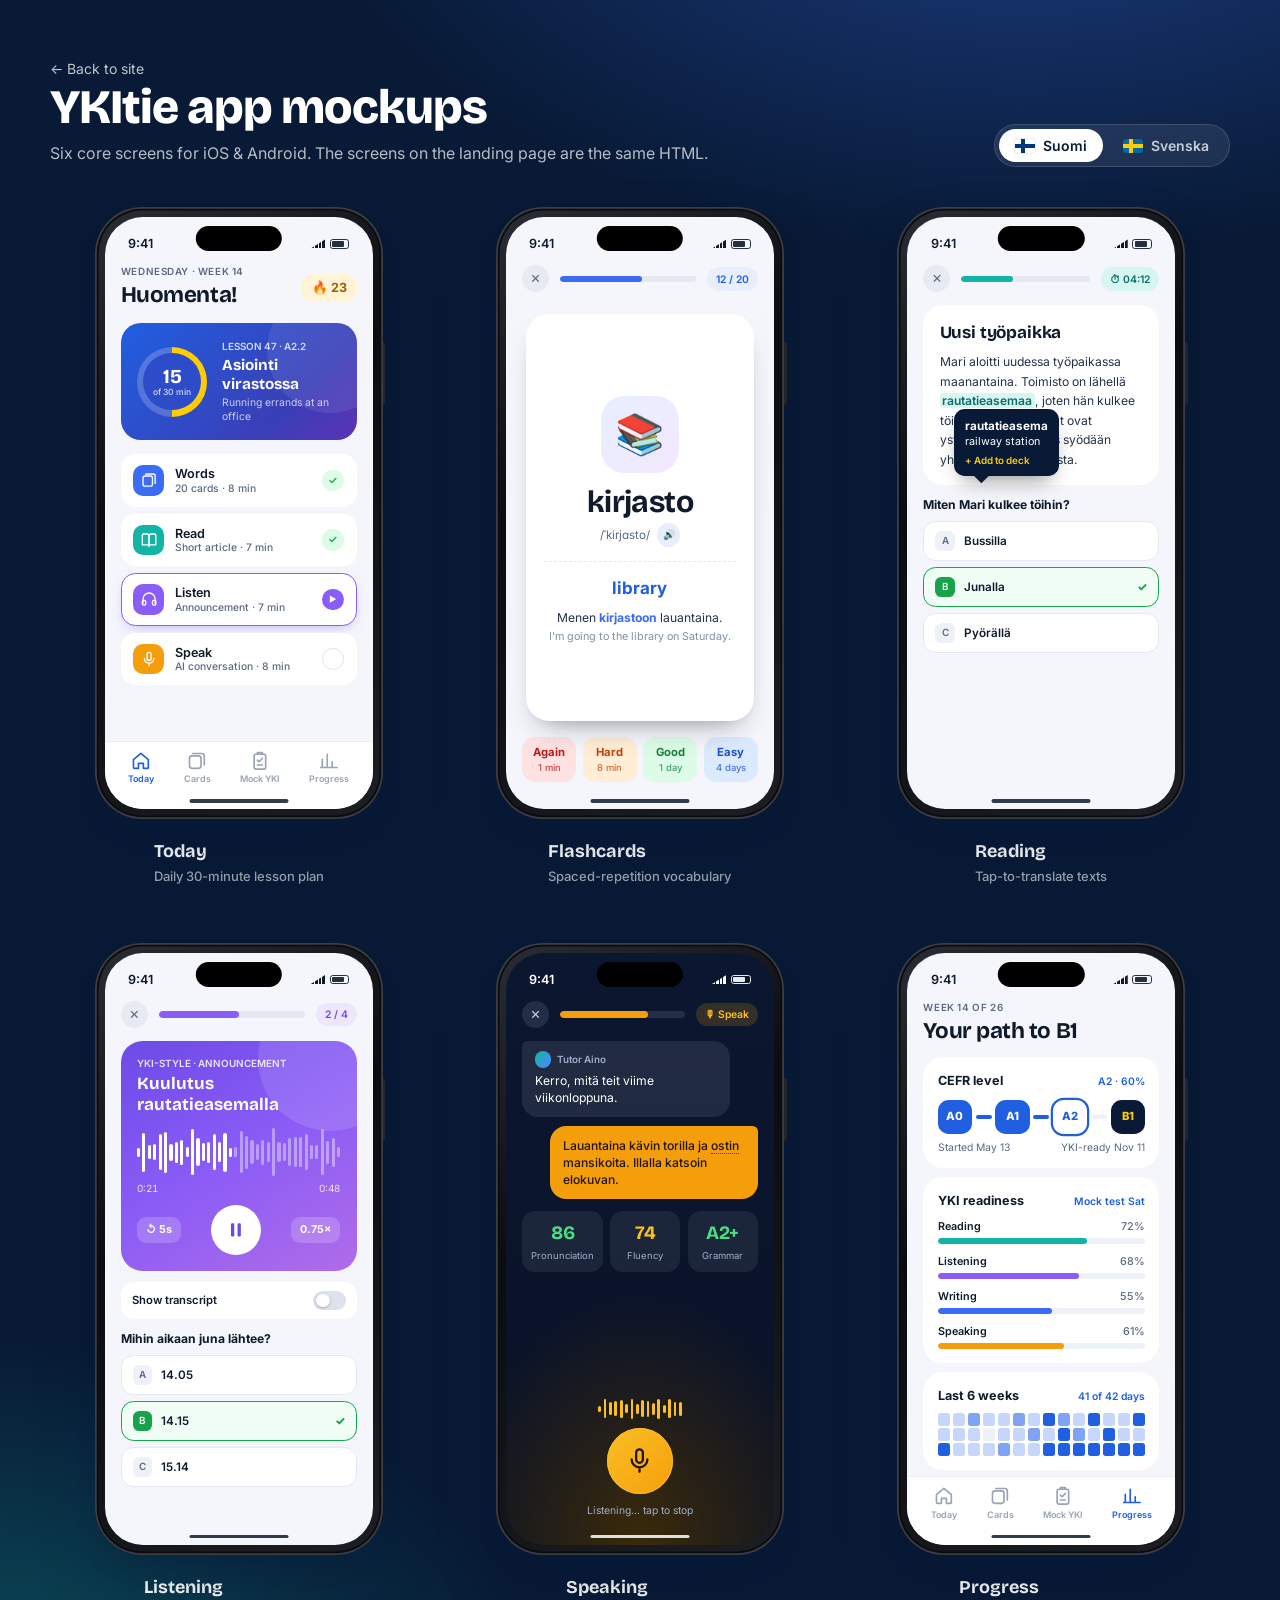
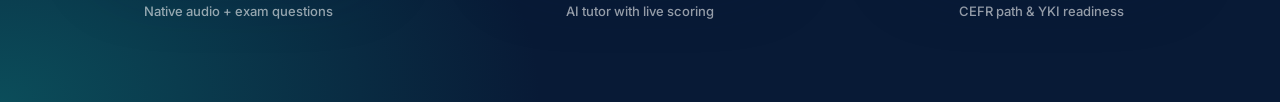
<file: mockups.html>
<!doctype html>
<html lang="en">
<head>
  <meta charset="utf-8">
  <meta name="viewport" content="width=device-width, initial-scale=1">
  <title>YKItie — App Mockups</title>
  <meta name="robots" content="noindex">
  <link rel="icon" href="assets/favicon.svg?v=2" type="image/svg+xml">
  <link rel="preconnect" href="https://fonts.googleapis.com">
  <link rel="preconnect" href="https://fonts.gstatic.com" crossorigin>
  <link href="https://fonts.googleapis.com/css2?family=Bricolage+Grotesque:opsz,wght@12..96,600;12..96,700;12..96,800&family=Inter:wght@400;500;600;700&display=swap" rel="stylesheet">
  <link rel="stylesheet" href="assets/styles.css?v=202611161039">
  <style>
    body { background: radial-gradient(1200px 700px at 80% -10%, #1d3f86, transparent 60%), radial-gradient(900px 600px at 0% 100%, #0b4d5a, transparent 60%), #081a36; color: #fff; min-height: 100vh; }
    .board-head { display: flex; justify-content: space-between; align-items: end; gap: 24px; flex-wrap: wrap; padding: 56px 0 40px; }
    .board-head h1 { font-size: clamp(32px, 4vw, 48px); font-weight: 800; }
    .board-head p { color: rgba(255,255,255,.7); margin-top: 8px; }
    .board { display: grid; grid-template-columns: repeat(3, 1fr); gap: 56px 24px; justify-items: center; padding-bottom: 80px; }
    .board figure { margin: 0; display: flex; flex-direction: column; align-items: center; gap: 18px; }
    .board figcaption { font-family: var(--font-display); font-weight: 700; font-size: 18px; }
    .board figcaption small { display: block; text-align: center; font-family: var(--font-body); font-weight: 500; font-size: 13px; color: rgba(255,255,255,.6); }
    .board .phone { --pz: .9; }
    .back { color: rgba(255,255,255,.75); font-size: 14px; }
    @media (max-width: 1080px) { .board { grid-template-columns: repeat(2, 1fr); } }
    @media (max-width: 680px) { .board { grid-template-columns: 1fr; } .board .phone { --pz: .86; } }
  </style>
</head>
<body>
  <main class="container">
    <div class="board-head">
      <div>
        <a class="back" href="index.html">← Back to site</a>
        <h1>YKItie app mockups</h1>
        <p>Six core screens for iOS &amp; Android. The screens on the landing page are the same HTML.</p>
      </div>
      <div class="lang-toggle" role="group" aria-label="Choose language" style="margin:0">
        <button type="button" data-lang="fi" aria-pressed="true"><span class="flag fi"></span>Suomi</button>
        <button type="button" data-lang="sv" aria-pressed="false"><span class="flag sv"></span>Svenska</button>
      </div>
    </div>
    <div class="board" id="board"><p>Loading screens…</p></div>
  </main>
  <div id="sprite" hidden></div>
  <script>
    // The landing page is the single source of truth for the screens: pull them in from index.html.
    var CAPTIONS = {
      today: ["Today", "Daily 30-minute lesson plan"],
      words: ["Flashcards", "Spaced-repetition vocabulary"],
      read: ["Reading", "Tap-to-translate texts"],
      listen: ["Listening", "Native audio + exam questions"],
      speak: ["Speaking", "AI tutor with live scoring"],
      progress: ["Progress", "CEFR path & YKI readiness"]
    };
    fetch("index.html").then(function (r) { return r.text(); }).then(function (html) {
      var doc = new DOMParser().parseFromString(html, "text/html");
      var sprite = doc.querySelector("body > svg");
      if (sprite) document.body.prepend(sprite);
      var board = document.getElementById("board");
      board.innerHTML = "";
      Object.keys(CAPTIONS).forEach(function (key) {
        var phone = doc.querySelector('.phone[data-screen="' + key + '"]');
        if (!phone) return;
        phone.classList.remove("sm");
        var fig = document.createElement("figure");
        fig.appendChild(document.importNode(phone, true));
        var cap = document.createElement("figcaption");
        cap.innerHTML = CAPTIONS[key][0] + "<small>" + CAPTIONS[key][1] + "</small>";
        fig.appendChild(cap);
        board.appendChild(fig);
      });
      var s = document.createElement("script");
      s.src = "assets/app.js?v=202611161039";
      document.body.appendChild(s);
    }).catch(function () {
      document.getElementById("board").innerHTML = "<p>Open this page through a web server (e.g. GitHub Pages or <code>python3 -m http.server</code>) to load the screens.</p>";
    });
  </script>
</body>
</html>
</file>
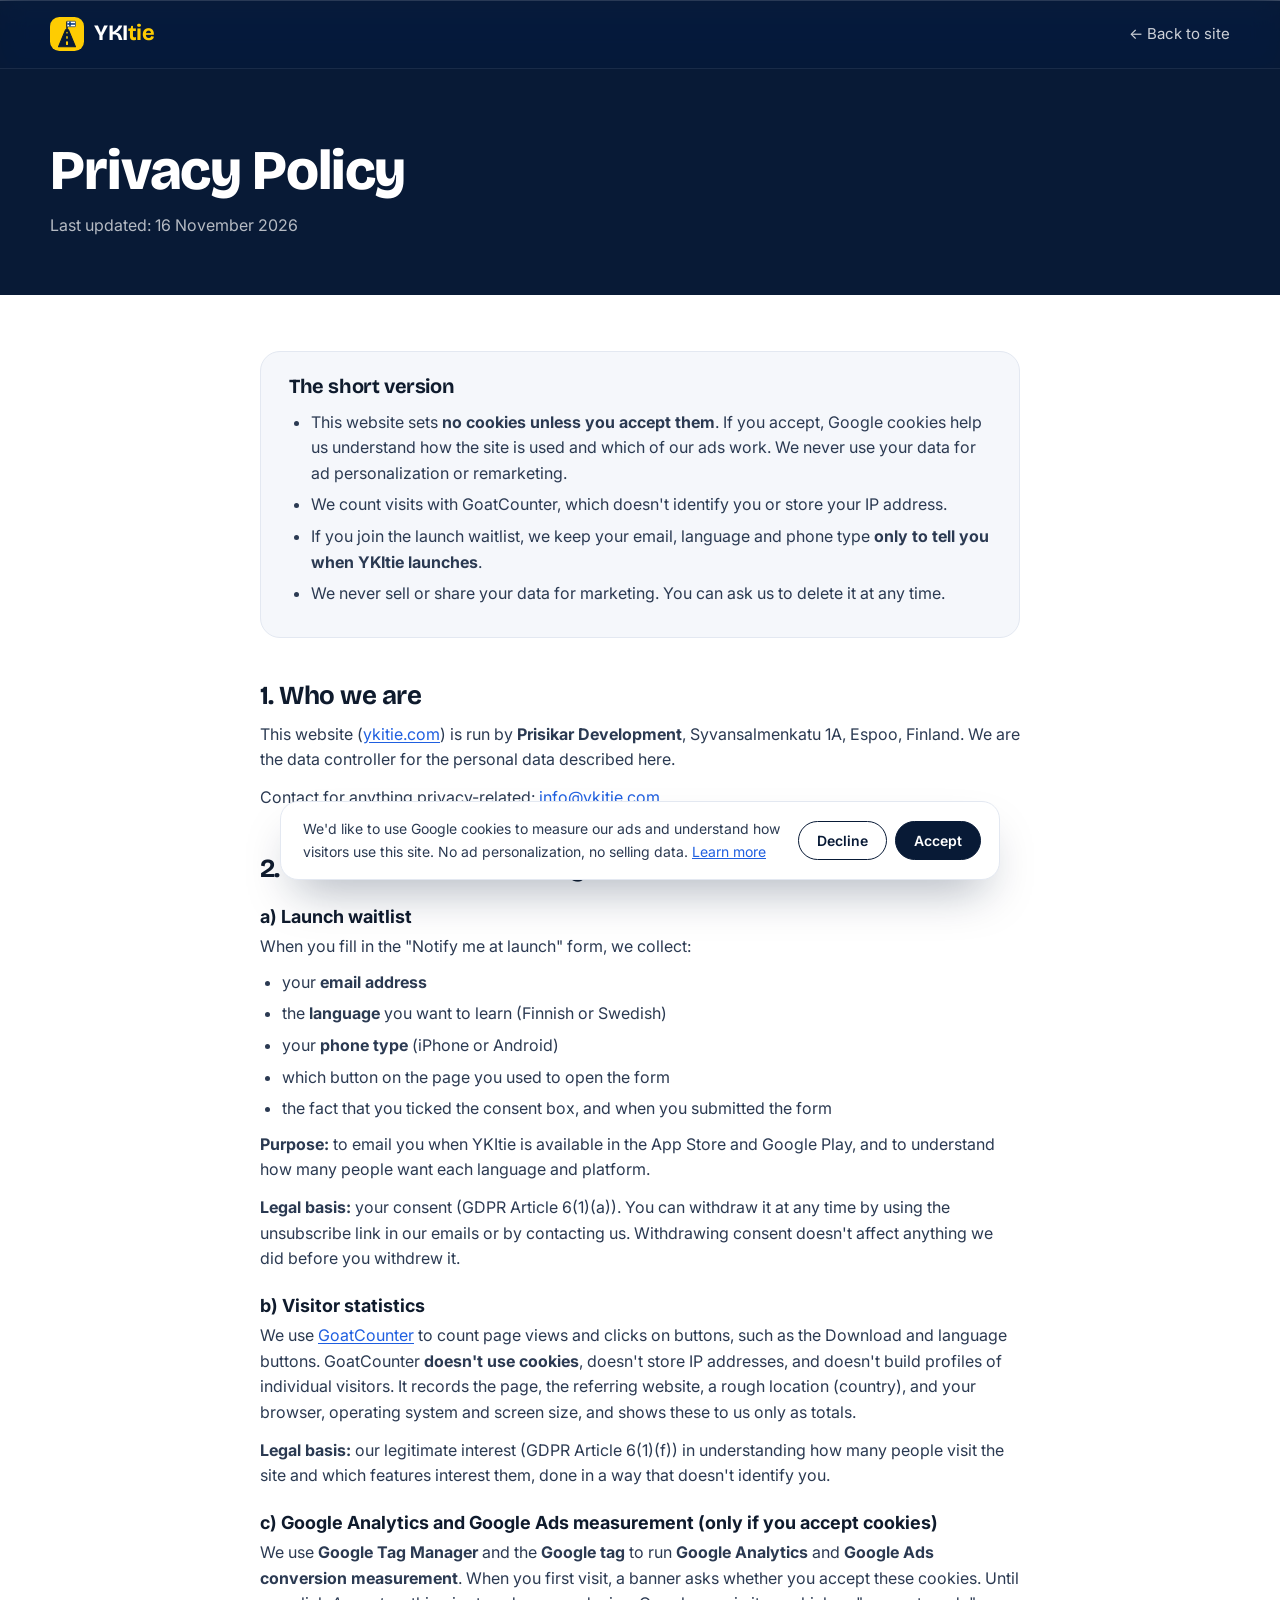
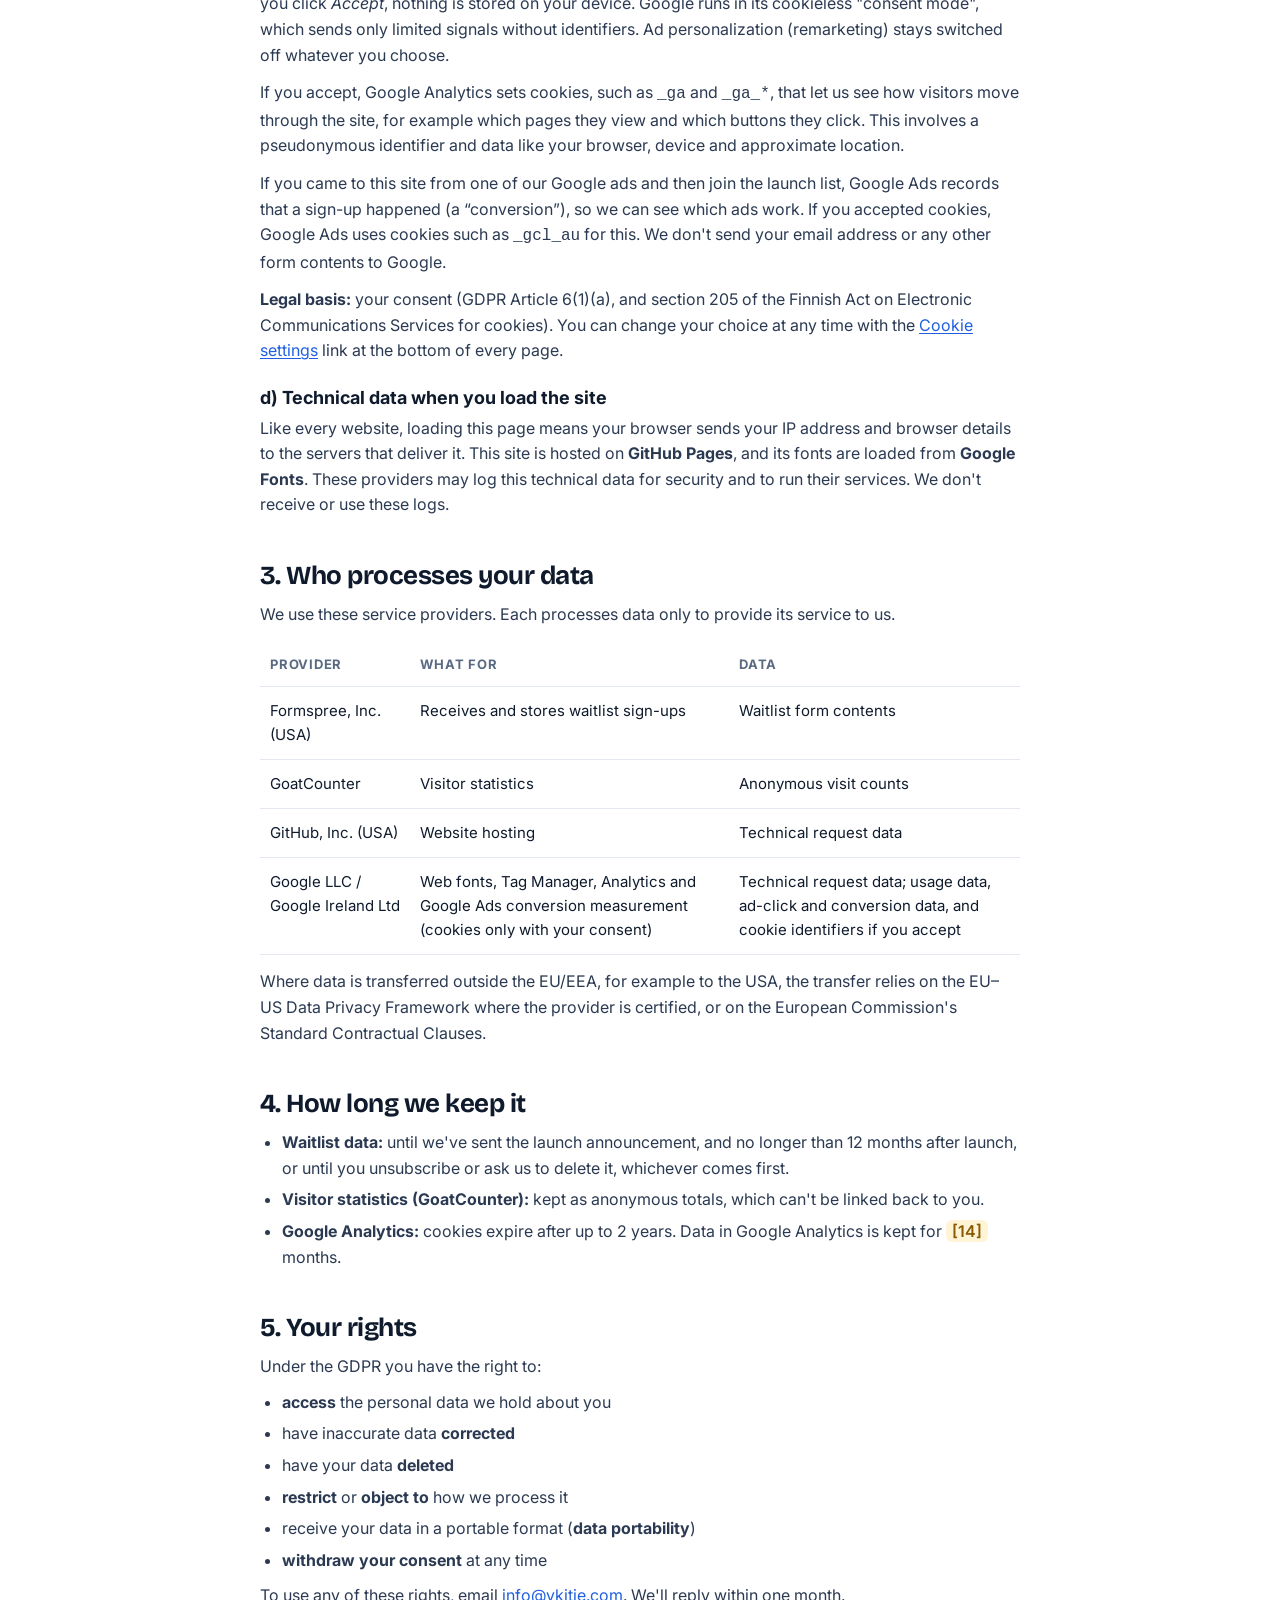
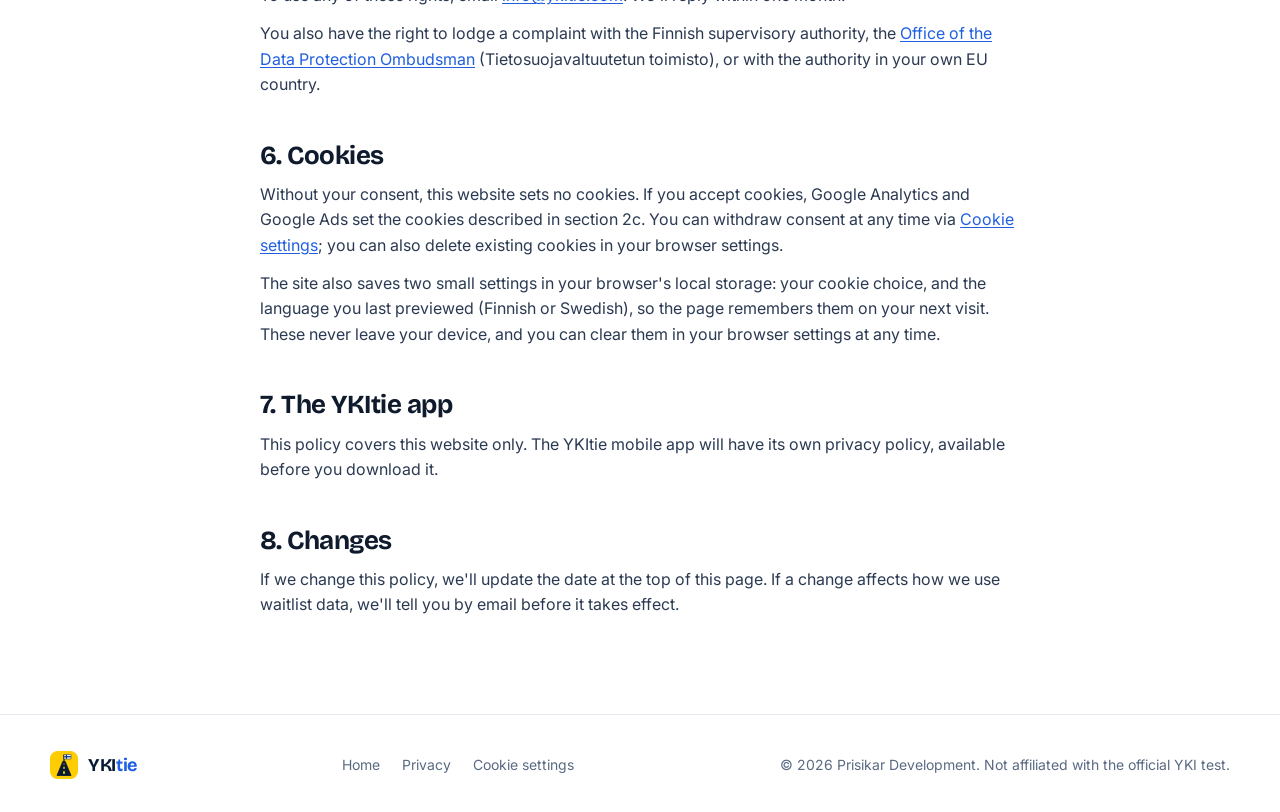
<file: privacy.html>
<!doctype html>
<html lang="en">
<head>
  <meta charset="utf-8">
  <meta name="viewport" content="width=device-width, initial-scale=1">
  <title>Privacy Policy · YKItie</title>
  <meta name="description" content="How the YKItie website handles your personal data: the launch list, analytics, ad measurement, cookies, and your rights under the GDPR.">
  <meta name="theme-color" content="#081a36">
  <link rel="icon" href="assets/favicon.svg?v=2" type="image/svg+xml">
  <!-- Google Tag Manager with Consent Mode v2: nothing is stored until the visitor accepts -->
  <script>
    window.dataLayer = window.dataLayer || [];
    function gtag(){dataLayer.push(arguments);}
    (function () {
      var c = null; try { c = localStorage.getItem("ykitie-consent"); } catch (e) {}
      gtag("consent", "default", {
        ad_storage: c === "granted" ? "granted" : "denied",
        ad_user_data: c === "granted" ? "granted" : "denied",
        ad_personalization: "denied",
        analytics_storage: c === "granted" ? "granted" : "denied",
        wait_for_update: 500
      });
    })();
    gtag("js", new Date());
    dataLayer.push({ "gtm.start": new Date().getTime(), event: "gtm.js" });
  </script>
  <script async src="https://www.googletagmanager.com/gtm.js?id=GTM-MH88VLHT"></script>
  <!-- End Google Tag Manager -->
  <!-- Google tag for Google Ads conversion tracking (AW-18571950570); respects the consent defaults above -->
  <script async src="https://www.googletagmanager.com/gtag/js?id=AW-18571950570"></script>
  <script>gtag("config", "AW-18571950570");</script>
  <link rel="preconnect" href="https://fonts.googleapis.com">
  <link rel="preconnect" href="https://fonts.gstatic.com" crossorigin>
  <link href="https://fonts.googleapis.com/css2?family=Bricolage+Grotesque:opsz,wght@12..96,600;12..96,700;12..96,800&family=Inter:wght@400;500;600;700&display=swap" rel="stylesheet">
  <link rel="stylesheet" href="assets/styles.css?v=202611161039">
  <style>
    .legal-hero { background: var(--navy); color: #fff; padding: 140px 0 56px; margin-top: -68px; }
    .legal-hero h1 { font-size: clamp(36px, 5vw, 56px); font-weight: 800; }
    .legal-hero p { color: rgba(255,255,255,.7); margin-top: 12px; }
    .legal { max-width: 760px; margin: 0 auto; padding: 56px 0 96px; }
    .legal .summary { background: var(--snow); border: 1px solid var(--line); border-radius: 20px; padding: 24px 28px; margin-bottom: 40px; }
    .legal .summary h2 { margin-top: 0; font-size: 20px; }
    .legal .summary ul { margin: 12px 0 0; }
    .legal h2 { font-size: 26px; margin: 44px 0 12px; }
    .legal h3 { font-size: 18px; margin: 24px 0 8px; font-family: var(--font-body); font-weight: 700; letter-spacing: 0; }
    .legal p, .legal li { color: #2b3a52; font-size: 16px; }
    .legal p + p { margin-top: 12px; }
    .legal ul { padding-left: 22px; margin: 10px 0; }
    .legal li { margin: 6px 0; }
    .legal a { color: var(--blue); text-decoration: underline; text-underline-offset: 2px; }
    .legal table { width: 100%; border-collapse: collapse; margin: 14px 0; font-size: 15px; }
    .legal th, .legal td { text-align: left; padding: 12px 10px; border-bottom: 1px solid var(--line); vertical-align: top; }
    .legal th { font-size: 13px; text-transform: uppercase; letter-spacing: .06em; color: var(--muted); }
    .table-scroll { overflow-x: auto; }
    .ph { background: #fff4d6; color: #8a5a00; padding: 1px 6px; border-radius: 6px; font-weight: 600; white-space: nowrap; }
    .nav .back { color: rgba(255,255,255,.8); font-size: 15px; }
    .nav .back:hover { color: #fff; }
  </style>
</head>
<body>
<!-- Google Tag Manager (noscript) -->
<noscript><iframe src="https://www.googletagmanager.com/ns.html?id=GTM-MH88VLHT" height="0" width="0" style="display:none;visibility:hidden"></iframe></noscript>

<header class="nav">
  <div class="container">
    <a href="index.html" class="logo" aria-label="YKItie home">
      <svg class="logo-mark" viewBox="0 0 40 40" aria-hidden="true"><rect width="40" height="40" rx="11" fill="#fecc02"/><path d="M10 35h20l-8.3-20h-3.4z" fill="#081a36" stroke="#081a36" stroke-width="1.2" stroke-linejoin="round"/><rect x="18.8" y="28.5" width="2.4" height="4.5" rx="1" fill="#fecc02"/><rect x="19.1" y="22.3" width="1.8" height="3.4" rx=".8" fill="#fecc02"/><rect x="19.4" y="17.4" width="1.2" height="2.2" rx=".5" fill="#fecc02"/><path d="M20 15V6" stroke="#081a36" stroke-width="1.8" stroke-linecap="round"/><rect x="20" y="5" width="10" height="6.4" rx=".6" fill="#fff" stroke="#081a36" stroke-width=".7"/><rect x="22.6" y="5.35" width="1.8" height="5.7" fill="#003580"/><rect x="20.35" y="7.3" width="9.3" height="1.8" fill="#003580"/></svg>
      <span class="wordmark">YKI<span class="logo-accent">tie</span></span>
    </a>
    <a href="index.html" class="back">← Back to site</a>
  </div>
</header>

<section class="legal-hero">
  <div class="container">
    <h1>Privacy Policy</h1>
    <p>Last updated: 16 November 2026</p>
  </div>
</section>

<main class="container">
  <article class="legal">

    <div class="summary">
      <h2>The short version</h2>
      <ul>
        <li>This website sets <strong>no cookies unless you accept them</strong>. If you accept, Google cookies help us understand how the site is used and which of our ads work. We never use your data for ad personalization or remarketing.</li>
        <li>We count visits with GoatCounter, which doesn't identify you or store your IP address.</li>
        <li>If you join the launch waitlist, we keep your email, language and phone type <strong>only to tell you when YKItie launches</strong>.</li>
        <li>We never sell or share your data for marketing. You can ask us to delete it at any time.</li>
      </ul>
    </div>

    <h2>1. Who we are</h2>
    <p>This website (<a href="https://ykitie.com/">ykitie.com</a>) is run by <strong>Prisikar Development</strong>, Syvansalmenkatu 1A, Espoo, Finland. We are the data controller for the personal data described here.</p>
    <p>Contact for anything privacy-related: <a href="mailto:info@ykitie.com">info@ykitie.com</a></p>

    <h2>2. What we collect and why</h2>

    <h3>a) Launch waitlist</h3>
    <p>When you fill in the "Notify me at launch" form, we collect:</p>
    <ul>
      <li>your <strong>email address</strong></li>
      <li>the <strong>language</strong> you want to learn (Finnish or Swedish)</li>
      <li>your <strong>phone type</strong> (iPhone or Android)</li>
      <li>which button on the page you used to open the form</li>
      <li>the fact that you ticked the consent box, and when you submitted the form</li>
    </ul>
    <p><strong>Purpose:</strong> to email you when YKItie is available in the App Store and Google Play, and to understand how many people want each language and platform.</p>
    <p><strong>Legal basis:</strong> your consent (GDPR Article 6(1)(a)). You can withdraw it at any time by using the unsubscribe link in our emails or by contacting us. Withdrawing consent doesn't affect anything we did before you withdrew it.</p>

    <h3>b) Visitor statistics</h3>
    <p>We use <a href="https://www.goatcounter.com" rel="noopener">GoatCounter</a> to count page views and clicks on buttons, such as the Download and language buttons. GoatCounter <strong>doesn't use cookies</strong>, doesn't store IP addresses, and doesn't build profiles of individual visitors. It records the page, the referring website, a rough location (country), and your browser, operating system and screen size, and shows these to us only as totals.</p>
    <p><strong>Legal basis:</strong> our legitimate interest (GDPR Article 6(1)(f)) in understanding how many people visit the site and which features interest them, done in a way that doesn't identify you.</p>

    <h3>c) Google Analytics and Google Ads measurement (only if you accept cookies)</h3>
    <p>We use <strong>Google Tag Manager</strong> and the <strong>Google tag</strong> to run <strong>Google Analytics</strong> and <strong>Google Ads conversion measurement</strong>. When you first visit, a banner asks whether you accept these cookies. Until you click <em>Accept</em>, nothing is stored on your device. Google runs in its cookieless "consent mode", which sends only limited signals without identifiers. Ad personalization (remarketing) stays switched off whatever you choose.</p>
    <p>If you accept, Google Analytics sets cookies, such as <code>_ga</code> and <code>_ga_*</code>, that let us see how visitors move through the site, for example which pages they view and which buttons they click. This involves a pseudonymous identifier and data like your browser, device and approximate location.</p>
    <p>If you came to this site from one of our Google ads and then join the launch list, Google Ads records that a sign-up happened (a “conversion”), so we can see which ads work. If you accepted cookies, Google Ads uses cookies such as <code>_gcl_au</code> for this. We don't send your email address or any other form contents to Google.</p>
    <p><strong>Legal basis:</strong> your consent (GDPR Article 6(1)(a), and section 205 of the Finnish Act on Electronic Communications Services for cookies). You can change your choice at any time with the <a href="#" data-cookie-settings>Cookie settings</a> link at the bottom of every page.</p>

    <h3>d) Technical data when you load the site</h3>
    <p>Like every website, loading this page means your browser sends your IP address and browser details to the servers that deliver it. This site is hosted on <strong>GitHub Pages</strong>, and its fonts are loaded from <strong>Google Fonts</strong>. These providers may log this technical data for security and to run their services. We don't receive or use these logs.</p>

    <h2>3. Who processes your data</h2>
    <p>We use these service providers. Each processes data only to provide its service to us.</p>
    <div class="table-scroll">
      <table>
        <thead><tr><th>Provider</th><th>What for</th><th>Data</th></tr></thead>
        <tbody>
          <tr><td>Formspree, Inc. (USA)</td><td>Receives and stores waitlist sign-ups</td><td>Waitlist form contents</td></tr>
          <tr><td>GoatCounter</td><td>Visitor statistics</td><td>Anonymous visit counts</td></tr>
          <tr><td>GitHub, Inc. (USA)</td><td>Website hosting</td><td>Technical request data</td></tr>
          <tr><td>Google LLC / Google Ireland Ltd</td><td>Web fonts, Tag Manager, Analytics and Google Ads conversion measurement (cookies only with your consent)</td><td>Technical request data; usage data, ad-click and conversion data, and cookie identifiers if you accept</td></tr>
        </tbody>
      </table>
    </div>
    <p>Where data is transferred outside the EU/EEA, for example to the USA, the transfer relies on the EU–US Data Privacy Framework where the provider is certified, or on the European Commission's Standard Contractual Clauses.</p>

    <h2>4. How long we keep it</h2>
    <ul>
      <li><strong>Waitlist data:</strong> until we've sent the launch announcement, and no longer than 12 months after launch, or until you unsubscribe or ask us to delete it, whichever comes first.</li>
      <li><strong>Visitor statistics (GoatCounter):</strong> kept as anonymous totals, which can't be linked back to you.</li>
      <li><strong>Google Analytics:</strong> cookies expire after up to 2 years. Data in Google Analytics is kept for <span class="ph">[14]</span> months.</li>
    </ul>

    <h2>5. Your rights</h2>
    <p>Under the GDPR you have the right to:</p>
    <ul>
      <li><strong>access</strong> the personal data we hold about you</li>
      <li>have inaccurate data <strong>corrected</strong></li>
      <li>have your data <strong>deleted</strong></li>
      <li><strong>restrict</strong> or <strong>object to</strong> how we process it</li>
      <li>receive your data in a portable format (<strong>data portability</strong>)</li>
      <li><strong>withdraw your consent</strong> at any time</li>
    </ul>
    <p>To use any of these rights, email <a href="mailto:info@ykitie.com">info@ykitie.com</a>. We'll reply within one month.</p>
    <p>You also have the right to lodge a complaint with the Finnish supervisory authority, the <a href="https://tietosuoja.fi/en" rel="noopener">Office of the Data Protection Ombudsman</a> (Tietosuojavaltuutetun toimisto), or with the authority in your own EU country.</p>

    <h2 id="cookies">6. Cookies</h2>
    <p>Without your consent, this website sets no cookies. If you accept cookies, Google Analytics and Google Ads set the cookies described in section 2c. You can withdraw consent at any time via <a href="#" data-cookie-settings>Cookie settings</a>; you can also delete existing cookies in your browser settings.</p>
    <p>The site also saves two small settings in your browser's local storage: your cookie choice, and the language you last previewed (Finnish or Swedish), so the page remembers them on your next visit. These never leave your device, and you can clear them in your browser settings at any time.</p>

    <h2>7. The YKItie app</h2>
    <p>This policy covers this website only. The YKItie mobile app will have its own privacy policy, available before you download it.</p>

    <h2>8. Changes</h2>
    <p>If we change this policy, we'll update the date at the top of this page. If a change affects how we use waitlist data, we'll tell you by email before it takes effect.</p>

  </article>
</main>

<footer>
  <div class="container">
    <a href="index.html" class="logo">
      <svg class="logo-mark" viewBox="0 0 40 40" aria-hidden="true"><rect width="40" height="40" rx="11" fill="#fecc02"/><path d="M10 35h20l-8.3-20h-3.4z" fill="#081a36" stroke="#081a36" stroke-width="1.2" stroke-linejoin="round"/><rect x="18.8" y="28.5" width="2.4" height="4.5" rx="1" fill="#fecc02"/><rect x="19.1" y="22.3" width="1.8" height="3.4" rx=".8" fill="#fecc02"/><rect x="19.4" y="17.4" width="1.2" height="2.2" rx=".5" fill="#fecc02"/><path d="M20 15V6" stroke="#081a36" stroke-width="1.8" stroke-linecap="round"/><rect x="20" y="5" width="10" height="6.4" rx=".6" fill="#fff" stroke="#081a36" stroke-width=".7"/><rect x="22.6" y="5.35" width="1.8" height="5.7" fill="#003580"/><rect x="20.35" y="7.3" width="9.3" height="1.8" fill="#003580"/></svg>
      <span class="wordmark">YKI<span class="logo-accent">tie</span></span>
    </a>
    <nav>
      <a href="index.html">Home</a>
      <a href="privacy.html">Privacy</a>
      <a href="#" data-cookie-settings>Cookie settings</a>
    </nav>
    <span>© 2026 Prisikar Development. Not affiliated with the official YKI test.</span>
  </div>
</footer>

<script>
  // Count privacy-page visits too (cookie-free GoatCounter, same as the main site)
  (function () {
    var s = document.createElement("script");
    s.async = true; s.src = "https://gc.zgo.at/count.js";
    s.setAttribute("data-goatcounter", "https://polku.goatcounter.com/count");
    document.head.appendChild(s);
  })();
</script>
<div class="consent" id="consent" role="dialog" aria-live="polite" aria-label="Cookie consent" hidden>
  <p>We'd like to use Google cookies to measure our ads and understand how visitors use this site. No ad personalization, no selling data. <a href="privacy.html#cookies">Learn more</a></p>
  <div class="consent-actions">
    <button type="button" class="consent-btn ghost" data-consent="denied">Decline</button>
    <button type="button" class="consent-btn" data-consent="granted">Accept</button>
  </div>
</div>
<script src="assets/consent.js?v=202611161039"></script>
</body>
</html>
</file>
<file: assets/styles.css>
/* ==========================================================================
   YKItie — YKI prep landing page
   ========================================================================== */

:root {
  --navy: #081a36;
  --navy-2: #0e2650;
  --ink: #0f1b2d;
  --muted: #5a6a82;
  --line: #e3e8f1;
  --snow: #f5f7fb;
  --white: #ffffff;
  --blue: #1f5fe0;
  --blue-2: #4f86ff;
  --yellow: #fecc02;
  --teal: #12b5a5;
  --violet: #8b5cf6;
  --amber: #f59e0b;
  --green: #16a34a;
  --red: #ef4444;

  --c-words: #3b6cf6;
  --c-read: #12b5a5;
  --c-listen: #8b5cf6;
  --c-speak: #f59e0b;

  --radius: 20px;
  --shadow-lg: 0 40px 80px -20px rgba(8, 26, 54, .35), 0 18px 36px -18px rgba(8, 26, 54, .3);
  --font-display: "Bricolage Grotesque", "Inter", system-ui, sans-serif;
  --font-body: "Inter", system-ui, -apple-system, "Segoe UI", sans-serif;
}

*, *::before, *::after { box-sizing: border-box; }
html { scroll-behavior: smooth; }
body {
  margin: 0;
  font-family: var(--font-body);
  color: var(--ink);
  background: var(--white);
  line-height: 1.6;
  -webkit-font-smoothing: antialiased;
  overflow-x: hidden;
}
img, svg { display: block; max-width: 100%; }
a { color: inherit; text-decoration: none; }
h1, h2, h3 { font-family: var(--font-display); line-height: 1.08; letter-spacing: -.02em; margin: 0; }
p { margin: 0; }

.container { width: min(1180px, 100% - 32px); margin-inline: auto; }

/* ---------- Buttons & store badges ---------- */
.btn {
  display: inline-flex; align-items: center; gap: 8px;
  padding: 11px 20px; border-radius: 999px;
  font-weight: 600; font-size: 15px;
  background: var(--yellow); color: var(--navy);
  transition: transform .2s, box-shadow .2s;
}
.btn:hover { transform: translateY(-1px); box-shadow: 0 8px 20px -8px rgba(254, 204, 2, .7); }

.stores { display: flex; flex-wrap: wrap; gap: 12px; }
.store {
  display: inline-flex; align-items: center; gap: 12px;
  padding: 10px 20px 10px 16px; min-width: 186px;
  border-radius: 14px; background: #000; color: #fff;
  border: 1px solid rgba(255, 255, 255, .22);
  transition: transform .2s, background .2s;
}
.store:hover { transform: translateY(-2px); background: #111; }
.store svg { width: 26px; height: 26px; flex: none; }
.store span { display: flex; flex-direction: column; line-height: 1.15; white-space: nowrap; }
.store small { font-size: 11px; opacity: .8; letter-spacing: .02em; }
.store strong { font-size: 18px; font-weight: 600; letter-spacing: -.01em; }
.stores.light .store { background: var(--navy); border-color: transparent; }

/* ---------- Nav ---------- */
.nav {
  position: sticky; top: 0; z-index: 50;
  background: rgba(8, 26, 54, .72);
  backdrop-filter: saturate(160%) blur(14px);
  -webkit-backdrop-filter: saturate(160%) blur(14px);
  border-bottom: 1px solid rgba(255, 255, 255, .08);
}
.nav .container { display: flex; align-items: center; justify-content: space-between; height: 68px; }
.logo { display: flex; align-items: center; gap: 10px; color: #fff; font-family: var(--font-display); font-weight: 700; font-size: 22px; letter-spacing: -.02em; }
.logo-mark { width: 34px; height: 34px; }
.logo-accent { color: var(--yellow); }
footer .logo-accent { color: var(--blue); }
.nav-links { display: flex; gap: 30px; color: rgba(255, 255, 255, .78); font-size: 15px; }
.nav-links a:hover { color: #fff; }

/* ---------- Hero ---------- */
.hero {
  position: relative; overflow: hidden;
  background: radial-gradient(1200px 600px at 85% -10%, #1d3f86 0%, transparent 60%),
              radial-gradient(900px 500px at -10% 110%, #0b4d5a 0%, transparent 60%),
              var(--navy);
  color: #fff;
  padding: 72px 0 96px;
  margin-top: -68px; padding-top: 140px;
}
.aurora {
  position: absolute; inset: -20% -10% auto -10%; height: 70%;
  background: conic-gradient(from 200deg at 50% 50%, transparent 0deg, rgba(18, 181, 165, .35) 60deg, rgba(79, 134, 255, .3) 120deg, rgba(139, 92, 246, .28) 170deg, transparent 220deg);
  filter: blur(70px); opacity: .7; pointer-events: none;
  animation: drift 18s ease-in-out infinite alternate;
}
@keyframes drift { to { transform: translateX(8%) rotate(8deg); } }
.hero .container { position: relative; display: grid; grid-template-columns: 1.05fr .95fr; gap: 48px; align-items: center; }

.lang-toggle {
  display: inline-flex; padding: 4px; gap: 4px; border-radius: 999px;
  background: rgba(255, 255, 255, .08); border: 1px solid rgba(255, 255, 255, .14);
  margin-bottom: 26px;
}
.lang-toggle button {
  display: inline-flex; align-items: center; gap: 8px;
  border: 0; background: transparent; color: rgba(255, 255, 255, .75);
  font: 600 14px var(--font-body); padding: 8px 16px; border-radius: 999px; cursor: pointer;
  transition: background .25s, color .25s;
}
.lang-toggle button[aria-pressed="true"] { background: #fff; color: var(--navy); }
.flag { width: 20px; height: 14px; border-radius: 3px; box-shadow: 0 0 0 1px rgba(0,0,0,.08); }
.flag.fi { background: linear-gradient(90deg, transparent 30%, #003580 30%, #003580 48%, transparent 48%), linear-gradient(0deg, #fff 38%, #003580 38%, #003580 62%, #fff 62%); }
.flag.sv { background: linear-gradient(90deg, transparent 30%, #fecc02 30%, #fecc02 48%, transparent 48%), linear-gradient(0deg, #006aa7 38%, #fecc02 38%, #fecc02 62%, #006aa7 62%); }

.hero h1 { font-size: clamp(42px, 6.2vw, 76px); font-weight: 800; }
.hero h1 .hl { color: var(--yellow); position: relative; white-space: nowrap; }
.hero h1 .hl::after {
  content: ""; position: absolute; left: 0; right: 0; bottom: .02em; height: .12em;
  background: var(--yellow); opacity: .35; border-radius: 4px;
}
.hero .lede { font-size: clamp(17px, 1.6vw, 20px); color: rgba(255, 255, 255, .78); margin: 22px 0 32px; max-width: 540px; }
.hero-stats { display: flex; gap: 36px; margin-top: 40px; flex-wrap: wrap; }
.hero-stats div { display: flex; flex-direction: column; }
.hero-stats strong { font-family: var(--font-display); font-size: 30px; font-weight: 700; }
.hero-stats span { font-size: 13px; color: rgba(255, 255, 255, .6); text-transform: uppercase; letter-spacing: .08em; }

.hero-visual { position: relative; display: flex; justify-content: center; }
.float {
  position: absolute; z-index: 3;
  background: rgba(255, 255, 255, .96); color: var(--ink);
  border-radius: 16px; padding: 12px 16px;
  box-shadow: 0 20px 40px -12px rgba(0, 0, 0, .45);
  font-size: 13px; display: flex; align-items: center; gap: 10px;
  animation: bob 6s ease-in-out infinite;
}
.float b { display: block; font-size: 15px; }
.float small { color: var(--muted); }
.float .ico { width: 36px; height: 36px; border-radius: 10px; display: grid; place-items: center; font-size: 18px; flex: none; }
.float.f1 { top: 6%; left: -8%; }
.float.f2 { top: 62%; right: -8%; animation-delay: -2s; }
.float.f3 { bottom: 4%; left: -10%; animation-delay: -4s; }
@keyframes bob { 50% { transform: translateY(-10px); } }

/* ---------- Sections ---------- */
section { padding: 110px 0; }
.eyebrow-tag {
  display: inline-block; font-size: 13px; font-weight: 700; letter-spacing: .12em; text-transform: uppercase;
  color: var(--blue); margin-bottom: 14px;
}
.section-head { max-width: 720px; margin-bottom: 56px; }
.section-head.center { text-align: center; margin-inline: auto; }
.section-head h2 { font-size: clamp(32px, 4.4vw, 52px); font-weight: 800; }
.section-head p { color: var(--muted); font-size: 18px; margin-top: 16px; }

/* Lesson anatomy */
.lesson-bar {
  display: grid; grid-template-columns: 8fr 7fr 7fr 8fr; gap: 6px;
  margin-bottom: 18px; height: 64px;
}
.lesson-bar div {
  border-radius: 14px; color: #fff; padding: 0 18px;
  display: flex; align-items: center; justify-content: space-between;
  font-weight: 600; font-size: 15px;
}
.lesson-bar div small { opacity: .85; font-weight: 500; }
.lesson-bar .words { background: var(--c-words); }
.lesson-bar .read { background: var(--c-read); }
.lesson-bar .listen { background: var(--c-listen); }
.lesson-bar .speak { background: var(--c-speak); }
.lesson-scale { display: flex; justify-content: space-between; color: var(--muted); font-size: 13px; margin-bottom: 56px; font-variant-numeric: tabular-nums; }

.skills { display: grid; grid-template-columns: repeat(4, 1fr); gap: 20px; }
.skill {
  background: var(--snow); border: 1px solid var(--line); border-radius: var(--radius);
  padding: 28px 24px;
}
.skill .icon { width: 48px; height: 48px; border-radius: 14px; display: grid; place-items: center; color: #fff; margin-bottom: 18px; }
.skill .icon svg { width: 24px; height: 24px; }
.skill h3 { font-size: 22px; margin-bottom: 8px; }
.skill p { color: var(--muted); font-size: 15px; }
.skill .min { font-size: 13px; font-weight: 700; color: var(--ink); margin-top: 14px; display: block; }

/* Screens gallery */
.screens { background: var(--snow); overflow: hidden; }
.gallery {
  display: grid; grid-template-columns: repeat(4, 1fr); gap: 24px; justify-items: center;
}
.gallery figure { margin: 0; display: flex; flex-direction: column; align-items: center; gap: 22px; }
.gallery figure:nth-child(even) { margin-top: 60px; }
.gallery figcaption { text-align: center; max-width: 250px; }
.gallery figcaption b { display: block; font-family: var(--font-display); font-size: 19px; }
.gallery figcaption span { color: var(--muted); font-size: 14px; }

/* Roadmap */
.roadmap .container { display: grid; grid-template-columns: .9fr 1.1fr; gap: 72px; align-items: center; }
.road-visual { display: flex; justify-content: center; position: relative; }
.road-visual::before {
  content: ""; position: absolute; inset: 8% 4%; border-radius: 40px;
  background: linear-gradient(140deg, #e8efff, #e6f8f5); z-index: -1;
}
.timeline { list-style: none; padding: 0; margin: 0; position: relative; }
.timeline::before { content: ""; position: absolute; left: 27px; top: 10px; bottom: 10px; width: 2px; background: linear-gradient(var(--blue), var(--teal), var(--yellow)); }
.timeline li { position: relative; padding-left: 80px; padding-bottom: 34px; }
.timeline li:last-child { padding-bottom: 0; }
.timeline .lvl {
  position: absolute; left: 0; top: 0; width: 56px; height: 56px; border-radius: 16px;
  display: grid; place-items: center; font-family: var(--font-display); font-weight: 800; font-size: 18px;
  background: #fff; border: 2px solid var(--line); color: var(--navy);
}
.timeline li:last-child .lvl { background: var(--navy); color: var(--yellow); border-color: var(--navy); }
.timeline .when { font-size: 13px; font-weight: 700; color: var(--blue); text-transform: uppercase; letter-spacing: .08em; }
.timeline h3 { font-size: 22px; margin: 4px 0 6px; }
.timeline p { color: var(--muted); font-size: 15px; }

/* YKI section */
.yki { background: var(--navy); color: #fff; position: relative; overflow: hidden; }
.yki::before {
  content: ""; position: absolute; width: 700px; height: 700px; right: -200px; top: -300px;
  background: radial-gradient(circle, rgba(79, 134, 255, .35), transparent 65%);
}
.yki .section-head p { color: rgba(255, 255, 255, .7); }
.yki .eyebrow-tag { color: var(--yellow); }
.yki-grid { display: grid; grid-template-columns: repeat(4, 1fr); gap: 20px; position: relative; }
.yki-card {
  border: 1px solid rgba(255, 255, 255, .12); border-radius: var(--radius);
  background: rgba(255, 255, 255, .04); padding: 28px 24px;
}
.yki-card .num { font-family: var(--font-display); font-size: 15px; color: var(--yellow); font-weight: 700; }
.yki-card h3 { font-size: 22px; margin: 10px 0 8px; }
.yki-card p { color: rgba(255, 255, 255, .68); font-size: 15px; }
.yki-band {
  position: relative; margin-top: 28px; padding: 28px 32px; border-radius: var(--radius);
  background: linear-gradient(110deg, var(--blue), #2a4fb8 60%, #3b2f8f);
  display: flex; align-items: center; justify-content: space-between; gap: 24px; flex-wrap: wrap;
}
.yki-band h3 { font-size: 24px; }
.yki-band p { color: rgba(255, 255, 255, .8); font-size: 15px; margin-top: 4px; }
.levels { display: flex; gap: 6px; }
.levels span {
  width: 44px; height: 44px; border-radius: 12px; display: grid; place-items: center;
  font-weight: 700; background: rgba(255, 255, 255, .12); font-size: 15px;
}
.levels span.target { background: var(--yellow); color: var(--navy); }

/* YKI guide */
.guide { background: var(--white); border-top: 1px solid var(--line); }
.guide-answer { color: var(--muted); }
.guide-answer p { margin-top: 12px; }
.guide-answer ul { margin: 12px 0 0; padding-left: 20px; }
.guide-answer li { margin: 8px 0; }
.guide-answer strong { color: var(--ink); }
.guide-answer a { color: var(--blue); text-decoration: underline; text-underline-offset: 2px; }
.guide-table { width: 100%; max-width: 520px; border-collapse: collapse; margin-top: 12px; font-size: 15px; }
.guide-table th, .guide-table td { text-align: left; padding: 10px 12px; border-bottom: 1px solid var(--line); }
.guide-table th { font-size: 12px; text-transform: uppercase; letter-spacing: .06em; color: var(--muted); }
.guide-table td { color: var(--ink); }
.guide-table tr:nth-child(2) td { background: #fff8db; font-weight: 600; }

/* FAQ */
.faq-list { max-width: 820px; margin-inline: auto; }
.faq-list details { border-bottom: 1px solid var(--line); padding: 22px 0; }
.faq-list summary {
  cursor: pointer; list-style: none; font-weight: 600; font-size: 18px;
  display: flex; justify-content: space-between; align-items: center; gap: 16px;
}
.faq-list summary::-webkit-details-marker { display: none; }
.faq-list summary::after { content: "+"; font-size: 26px; font-weight: 400; color: var(--blue); transition: transform .25s; }
.faq-list details[open] summary::after { transform: rotate(45deg); }
.faq-list details p { color: var(--muted); margin-top: 12px; }

/* CTA */
.cta { padding: 0 0 110px; }
.cta-box {
  position: relative; overflow: hidden; border-radius: 32px; padding: 72px 56px;
  background: radial-gradient(600px 300px at 90% 0%, rgba(254, 204, 2, .35), transparent 60%),
              radial-gradient(600px 400px at 0% 100%, rgba(18, 181, 165, .35), transparent 60%),
              var(--navy);
  color: #fff; text-align: center;
}
.cta-box h2 { font-size: clamp(34px, 4.6vw, 56px); font-weight: 800; }
.cta-box p { color: rgba(255, 255, 255, .75); font-size: 18px; margin: 16px auto 32px; max-width: 560px; }
.cta-box .stores { justify-content: center; }

footer { border-top: 1px solid var(--line); padding: 36px 0; color: var(--muted); font-size: 14px; }
footer .container { display: flex; justify-content: space-between; align-items: center; gap: 20px; flex-wrap: wrap; }
footer .logo { color: var(--navy); font-size: 18px; }
footer .logo-mark { width: 28px; height: 28px; }
footer nav { display: flex; gap: 22px; }
footer nav a:hover { color: var(--ink); }

/* Waitlist dialog */
.waitlist {
  width: min(460px, calc(100% - 32px)); max-height: calc(100% - 32px); overflow: auto;
  border: 0; border-radius: 28px; padding: 0; color: var(--ink); background: #fff;
  box-shadow: 0 40px 80px -20px rgba(8, 26, 54, .55);
}
.waitlist::backdrop { background: rgba(8, 26, 54, .6); backdrop-filter: blur(4px); -webkit-backdrop-filter: blur(4px); }
.waitlist[open] { animation: pop .28s ease-out; }
@keyframes pop { from { opacity: 0; transform: translateY(16px) scale(.97); } }
.wl-body { padding: 36px 32px 30px; }
.wl-close {
  position: absolute; top: 16px; right: 16px; width: 34px; height: 34px; border-radius: 50%;
  border: 0; background: var(--snow); color: var(--muted); font-size: 15px; cursor: pointer;
}
.wl-close:hover { background: var(--line); color: var(--ink); }
.wl-badge { display: inline-block; background: #fff4d6; color: #8a5a00; font-weight: 700; font-size: 12px; letter-spacing: .04em; padding: 5px 11px; border-radius: 999px; }
.waitlist h2 { font-size: 28px; font-weight: 800; margin: 14px 0 8px; }
.wl-lede { color: var(--muted); font-size: 15px; }
#wl-form { display: grid; gap: 16px; margin-top: 22px; }
.wl-field span, .wl-seg legend { display: block; font-size: 13px; font-weight: 600; margin-bottom: 6px; padding: 0; }
.wl-field input {
  width: 100%; font: 16px var(--font-body); padding: 13px 14px; border-radius: 12px;
  border: 1.5px solid var(--line); background: var(--snow); color: var(--ink);
}
.wl-field input:focus { outline: none; border-color: var(--blue); background: #fff; box-shadow: 0 0 0 4px rgba(31, 95, 224, .12); }
.wl-field input[aria-invalid="true"] { border-color: var(--red); }
.wl-seg { border: 0; padding: 0; margin: 0; display: grid; grid-template-columns: 1fr 1fr; gap: 8px; }
.wl-seg legend { grid-column: 1 / -1; }
.wl-seg label { cursor: pointer; }
.wl-seg input { position: absolute; opacity: 0; pointer-events: none; }
.wl-seg span {
  display: flex; align-items: center; justify-content: center; gap: 8px;
  padding: 11px; border-radius: 12px; border: 1.5px solid var(--line); font-weight: 600; font-size: 14px;
  transition: border-color .15s, background .15s;
}
.wl-seg input:checked + span { border-color: var(--navy); background: #eef3ff; }
.wl-seg input:focus-visible + span { box-shadow: 0 0 0 4px rgba(31, 95, 224, .2); }
.wl-seg .flag { display: inline-block; }
.wl-hp { position: absolute; left: -9999px; width: 1px; height: 1px; opacity: 0; }
.wl-consent { display: flex; gap: 10px; align-items: flex-start; font-size: 13px; color: var(--muted); cursor: pointer; }
.wl-consent input { width: 18px; height: 18px; margin: 1px 0 0; accent-color: var(--navy); flex: none; }
.wl-consent a { color: var(--blue); text-decoration: underline; }
.wl-error { color: var(--red); font-size: 13.5px; font-weight: 600; margin: -4px 0 0; }
.wl-submit { width: 100%; justify-content: center; padding: 15px; font-size: 16px; background: var(--navy); color: #fff; border: 0; cursor: pointer; font-family: var(--font-body); }
.wl-submit:disabled { opacity: .6; cursor: progress; }
.wl-privacy a { color: var(--blue); text-decoration: underline; }
.wl-privacy { margin-top: 14px; font-size: 12.5px; color: var(--muted); background: var(--snow); padding: 12px 14px; border-radius: 12px; }
.wl-done { text-align: center; padding-top: 48px; }
.wl-done .wl-lede { margin-bottom: 24px; }
.wl-check { width: 68px; height: 68px; margin: 0 auto; border-radius: 50%; background: #dcfce7; color: var(--green); display: grid; place-items: center; font-size: 32px; font-weight: 800; }
.notify-link {
  margin-top: 22px; background: none; border: 0; color: rgba(255, 255, 255, .8); font: 15px var(--font-body); cursor: pointer;
}
.notify-link:hover { color: #fff; }
.notify-link u { text-underline-offset: 3px; }
@media (max-width: 640px) { .wl-body { padding: 32px 22px 24px; } .waitlist h2 { font-size: 24px; } }

/* Cookie consent banner */
.consent {
  position: fixed; z-index: 90; left: 50%; bottom: 20px; transform: translate(-50%, 24px); opacity: 0;
  width: min(720px, calc(100% - 32px));
  display: flex; align-items: center; gap: 18px; padding: 16px 18px 16px 22px;
  background: #fff; color: var(--ink); border-radius: 18px; border: 1px solid var(--line);
  box-shadow: 0 24px 48px -16px rgba(8, 26, 54, .35);
  transition: opacity .3s, transform .3s;
}
.consent.show { opacity: 1; transform: translate(-50%, 0); }
.consent p { font-size: 14px; color: #2b3a52; flex: 1; }
.consent a { color: var(--blue); text-decoration: underline; }
.consent-actions { display: flex; gap: 8px; flex: none; }
.consent-btn {
  font: 600 14px var(--font-body); padding: 10px 18px; border-radius: 999px; cursor: pointer;
  border: 1.5px solid var(--navy); background: var(--navy); color: #fff;
}
.consent-btn.ghost { background: #fff; color: var(--navy); }
@media (max-width: 640px) {
  .consent { flex-direction: column; align-items: stretch; gap: 12px; bottom: 12px; padding: 16px; }
  .consent-actions .consent-btn { flex: 1; }
}

/* Toast */
.toast {
  position: fixed; left: 50%; bottom: 28px; z-index: 100;
  transform: translate(-50%, 20px); opacity: 0; pointer-events: none;
  background: var(--navy); color: #fff; padding: 14px 22px; border-radius: 14px;
  font-weight: 600; font-size: 15px; max-width: calc(100% - 32px); text-align: center;
  box-shadow: 0 18px 40px -12px rgba(8, 26, 54, .55);
  border: 1px solid rgba(255, 255, 255, .12);
  transition: opacity .3s, transform .3s;
}
.toast.show { opacity: 1; transform: translate(-50%, 0); }

/* Reveal on scroll */
.reveal { opacity: 0; transform: translateY(24px); transition: opacity .8s ease, transform .8s ease; }
.reveal.in { opacity: 1; transform: none; }
@media (prefers-reduced-motion: reduce) {
  .reveal { opacity: 1; transform: none; transition: none; }
  .aurora, .float, .mic::before, .mic::after { animation: none !important; }
}

/* Pricing */
.pricing { background: var(--snow); }
.price-wrap { display: grid; grid-template-columns: 1fr 1fr; gap: 28px; max-width: 1000px; margin-inline: auto; align-items: stretch; }
.plan {
  position: relative; background: #fff; border-radius: 28px; padding: 40px 36px 32px;
  border: 2px solid var(--navy); box-shadow: 0 30px 60px -30px rgba(8, 26, 54, .35);
  display: flex; flex-direction: column;
}
.trial-badge {
  position: absolute; top: -16px; left: 36px;
  background: var(--yellow); color: var(--navy); font-weight: 700; font-size: 13px;
  padding: 7px 14px; border-radius: 999px; letter-spacing: .02em;
  box-shadow: 0 8px 18px -8px rgba(254, 204, 2, .9);
}
.plan h3 { font-size: 26px; }
.plan-sub { color: var(--muted); font-size: 14px; margin-top: 4px; }
.price { display: flex; align-items: baseline; gap: 4px; margin-top: 24px; font-family: var(--font-display); color: var(--navy); }
.price .cur { font-size: 30px; font-weight: 700; align-self: flex-start; margin-top: 10px; }
.price .amt { font-size: 76px; font-weight: 800; line-height: 1; letter-spacing: -.03em; }
.price .per { font-family: var(--font-body); font-size: 16px; color: var(--muted); font-weight: 500; margin-left: 6px; }
.per-day { color: var(--muted); font-size: 15px; margin-top: 6px; }
.per-day strong { color: var(--green); }
.features { list-style: none; padding: 0; margin: 26px 0 28px; display: grid; gap: 12px; }
.features li { position: relative; padding-left: 32px; font-size: 15px; }
.features li::before {
  content: "✓"; position: absolute; left: 0; top: 1px; width: 21px; height: 21px; border-radius: 50%;
  background: #dcfce7; color: var(--green); font-size: 12px; font-weight: 800; display: grid; place-items: center;
}
.plan-btn { justify-content: center; margin-top: auto; padding: 15px 20px; font-size: 16px; background: var(--navy); color: #fff; }
.plan-btn:hover { box-shadow: 0 10px 24px -10px rgba(8, 26, 54, .7); }
.fine { text-align: center; color: var(--muted); font-size: 13px; margin-top: 12px; }

.coffee {
  border-radius: 28px; padding: 40px 36px; color: #fff; position: relative; overflow: hidden;
  background: radial-gradient(500px 300px at 100% 0%, rgba(254, 204, 2, .25), transparent 60%),
              linear-gradient(160deg, #2b1a0e, #4a2c17 55%, #6b3e1d);
  display: flex; flex-direction: column;
}
.coffee::after { content: "☕"; position: absolute; right: -10px; bottom: -30px; font-size: 180px; opacity: .08; transform: rotate(-12deg); }
.coffee h3 { font-size: 28px; }
.coffee > p { color: rgba(255, 255, 255, .75); margin-top: 10px; font-size: 15px; }
.vs { display: grid; gap: 14px; margin: 30px 0 22px; position: relative; z-index: 1; }
.vs-row {
  display: flex; align-items: center; gap: 14px; padding: 16px; border-radius: 18px;
  background: rgba(255, 255, 255, .08); border: 1px solid rgba(255, 255, 255, .12);
}
.vs-row.us { background: #fff; color: var(--ink); border-color: #fff; }
.vs-ico { width: 44px; height: 44px; border-radius: 12px; background: rgba(255, 255, 255, .12); display: grid; place-items: center; font-size: 22px; flex: none; }
.vs-ico.logo-ico { background: none; }
.vs-ico.logo-ico svg { width: 44px; height: 44px; }
.vs-main { flex: 1; display: flex; flex-direction: column; min-width: 0; }
.vs-main b { font-size: 15px; }
.vs-main small { font-size: 12.5px; opacity: .7; }
.vs-bar { display: block; height: 6px; border-radius: 6px; background: rgba(255, 255, 255, .12); margin-top: 8px; overflow: hidden; }
.vs-bar i { display: block; height: 100%; border-radius: 6px; background: #c08457; }
.vs-row.us .vs-bar { background: #eef1f7; }
.vs-row.us .vs-bar i { background: var(--green); }
.vs-row strong { font-family: var(--font-display); font-size: 26px; font-weight: 800; }
.vs-row:not(.us) strong { text-decoration: line-through; text-decoration-thickness: 2px; text-decoration-color: rgba(255, 255, 255, .5); }
.vs-note { margin-top: auto; font-size: 14px; color: rgba(255, 255, 255, .7); position: relative; z-index: 1; }

@media (max-width: 900px) {
  .price-wrap { grid-template-columns: 1fr; max-width: 560px; }
}
@media (max-width: 640px) {
  .plan, .coffee { padding: 36px 22px 26px; border-radius: 24px; }
  .trial-badge { left: 22px; }
  .price .amt { font-size: 64px; }
  .coffee h3 { font-size: 24px; }
  .vs-row { padding: 12px; gap: 10px; }
  .vs-ico, .vs-ico.logo-ico svg { width: 36px; height: 36px; font-size: 18px; }
  .vs-row strong { font-size: 21px; }
}
@media (max-width: 400px) {
  .vs-ico { display: none; }
}

/* ==========================================================================
   Phone mockups — designed at 320px wide, scaled with `zoom`
   ========================================================================== */
.phone {
  --pz: 1;
  zoom: var(--pz);
  width: 320px; height: 680px; flex: none;
  border-radius: 52px; padding: 11px;
  background: linear-gradient(145deg, #2a2d34, #0b0c0f 40%, #1c1e23);
  box-shadow: var(--shadow-lg), inset 0 0 0 2px #3a3d45, inset 0 0 0 4px #0b0c0f;
  position: relative;
}
.phone::before { /* side button */
  content: ""; position: absolute; right: -3px; top: 150px; width: 3px; height: 70px; border-radius: 0 3px 3px 0; background: #22252b;
}
.phone.sm { --pz: .82; }
.screen {
  position: relative; width: 100%; height: 100%; overflow: hidden;
  border-radius: 42px; background: #f4f6fb; color: #0f1b2d;
  font-family: var(--font-body); font-size: 13px; line-height: 1.4;
  display: flex; flex-direction: column;
}
.screen::before { /* dynamic island */
  content: ""; position: absolute; top: 10px; left: 50%; transform: translateX(-50%);
  width: 96px; height: 28px; border-radius: 20px; background: #000; z-index: 10;
}
.sb { display: flex; justify-content: space-between; align-items: center; padding: 14px 26px 0; height: 46px; font-weight: 600; font-size: 14px; flex: none; }
.sb-i { display: flex; gap: 5px; align-items: center; }
.sb-i i { width: 16px; height: 10px; background: linear-gradient(90deg, currentColor 20%, transparent 20% 27%, currentColor 27% 47%, transparent 47% 54%, currentColor 54% 74%, transparent 74% 81%, currentColor 81%); clip-path: polygon(0 100%, 100% 0, 100% 100%); }
.sb-i b { width: 22px; height: 11px; border: 1.5px solid currentColor; border-radius: 3px; position: relative; opacity: .9; }
.sb-i b::after { content: ""; position: absolute; inset: 1.5px 5px 1.5px 1.5px; background: currentColor; border-radius: 1px; }
.pad { padding: 8px 18px 0; flex: 1; display: flex; flex-direction: column; min-height: 0; }
.home-ind { position: absolute; bottom: 7px; left: 50%; transform: translateX(-50%); width: 110px; height: 4px; border-radius: 4px; background: #0f1b2d; opacity: .85; z-index: 5; }
.screen.dark .home-ind { background: #fff; }

.app-top { display: flex; justify-content: space-between; align-items: center; margin-bottom: 14px; }
.app-top .x { width: 30px; height: 30px; border-radius: 50%; background: #e6eaf2; display: grid; place-items: center; font-size: 14px; color: #5a6a82; }
.chip { display: inline-flex; align-items: center; gap: 5px; padding: 5px 10px; border-radius: 999px; font-weight: 600; font-size: 11.5px; background: #e8eefc; color: var(--blue); }
.mini-progress { flex: 1; height: 7px; border-radius: 6px; background: #e3e8f1; margin: 0 12px; overflow: hidden; }
.mini-progress span { display: block; height: 100%; border-radius: 6px; }
.p-eyebrow { font-size: 11px; color: #5a6a82; font-weight: 600; text-transform: uppercase; letter-spacing: .06em; }
.app-title { font-family: var(--font-display); font-size: 25px; font-weight: 700; letter-spacing: -.02em; }
.app-btn {
  margin-top: auto; margin-bottom: 26px; border: 0; width: 100%;
  padding: 15px; border-radius: 16px; background: var(--navy); color: #fff;
  font: 600 15px var(--font-body); display: flex; align-items: center; justify-content: center; gap: 8px;
}

/* Home */
.streak { background: #fff4d6; color: #a15c00; font-weight: 700; padding: 6px 11px; border-radius: 12px; font-size: 14px; }
.lesson-card {
  margin-top: 14px; border-radius: 22px; padding: 18px; color: #fff;
  background: linear-gradient(135deg, #1f5fe0, #3a3fb8 70%, #5b34b5);
  display: flex; gap: 16px; align-items: center; position: relative; overflow: hidden;
}
.lesson-card::after { content: ""; position: absolute; right: -40px; top: -40px; width: 140px; height: 140px; border-radius: 50%; background: rgba(255,255,255,.08); }
.ring {
  --p: 60; width: 78px; height: 78px; border-radius: 50%; flex: none;
  background: conic-gradient(var(--yellow) calc(var(--p) * 1%), rgba(255,255,255,.2) 0);
  display: grid; place-items: center; position: relative;
}
.ring::before { content: ""; position: absolute; inset: 7px; border-radius: 50%; background: #2c4cc9; }
.ring span { position: relative; text-align: center; font-family: var(--font-display); font-size: 22px; font-weight: 700; line-height: 1; }
.ring small { display: block; font-size: 9.5px; font-family: var(--font-body); font-weight: 500; opacity: .8; margin-top: 2px; }
.lesson-card .tag { font-size: 11px; opacity: .8; font-weight: 600; }
.lesson-card h5 { margin: 3px 0 2px; font-family: var(--font-display); font-size: 17px; line-height: 1.2; }
.lesson-card .sub { font-size: 11.5px; opacity: .75; }
.segs { list-style: none; padding: 0; margin: 16px 0 0; display: flex; flex-direction: column; gap: 8px; }
.segs li { display: flex; align-items: center; gap: 12px; background: #fff; border-radius: 16px; padding: 11px 13px; font-weight: 600; font-size: 14px; border: 1.5px solid transparent; }
.segs .ic { width: 34px; height: 34px; border-radius: 11px; display: grid; place-items: center; color: #fff; flex: none; }
.segs .ic svg { width: 18px; height: 18px; }
.segs li div { flex: 1; display: flex; flex-direction: column; line-height: 1.25; }
.segs li small { font-weight: 500; color: #5a6a82; font-size: 11.5px; }
.segs .st { width: 24px; height: 24px; border-radius: 50%; display: grid; place-items: center; font-size: 12px; }
.segs .done .st { background: #dcfce7; color: var(--green); }
.segs .now { border-color: var(--c-listen); box-shadow: 0 6px 16px -8px rgba(139, 92, 246, .6); }
.segs .now .st { background: var(--c-listen); color: #fff; font-size: 9px; }
.segs .todo .st { border: 2px solid #dde3ee; }
.tabbar {
  display: flex; justify-content: space-around; padding: 10px 10px 26px; background: #fff;
  border-top: 1px solid #e9edf4; flex: none;
}
.tabbar span { display: flex; flex-direction: column; align-items: center; gap: 3px; font-size: 10px; font-weight: 600; color: #98a3b5; }
.tabbar span.on { color: var(--blue); }
.tabbar svg { width: 22px; height: 22px; }

/* Flashcards */
.card-stack { position: relative; flex: 1; margin: 10px 4px 18px; }
.card-stack .ghost { position: absolute; inset: 0; border-radius: 26px; background: #fff; box-shadow: 0 6px 20px -10px rgba(15,27,45,.25); }
.card-stack .ghost.g1 { transform: translateY(14px) scale(.92); opacity: .5; }
.card-stack .ghost.g2 { transform: translateY(7px) scale(.96); opacity: .8; }
.fcard {
  position: absolute; inset: 0; background: #fff; border-radius: 26px; padding: 22px 20px;
  box-shadow: 0 18px 34px -16px rgba(15,27,45,.35);
  display: flex; flex-direction: column; align-items: center; justify-content: center; text-align: center;
}
.fcard .art { width: 86px; height: 86px; border-radius: 26px; background: linear-gradient(135deg, #e8efff, #f3e8ff); display: grid; place-items: center; font-size: 44px; margin: 6px 0 14px; }
.fcard .word { font-family: var(--font-display); font-size: 34px; font-weight: 700; letter-spacing: -.02em; line-height: 1.1; }
.fcard .ipa { color: #5a6a82; font-size: 13px; margin-top: 4px; display: flex; align-items: center; gap: 8px; }
.fcard .ipa i { width: 26px; height: 26px; border-radius: 50%; background: #e8eefc; color: var(--blue); display: grid; place-items: center; font-style: normal; font-size: 11px; }
.fcard hr { width: 100%; border: 0; border-top: 1.5px dashed #e3e8f1; margin: 16px 0; }
.fcard .tr { font-size: 19px; font-weight: 700; color: var(--blue); }
.fcard .ex { margin-top: 10px; font-size: 13.5px; color: #24324a; }
.fcard .ex b { color: var(--c-words); }
.fcard .ex-tr { font-size: 12px; color: #8090a8; margin-top: 3px; }
.grades { display: grid; grid-template-columns: repeat(4, 1fr); gap: 7px; margin-bottom: 30px; }
.grades span { border-radius: 14px; padding: 9px 0; text-align: center; font-weight: 700; font-size: 12.5px; display: flex; flex-direction: column; }
.grades small { font-weight: 500; font-size: 10.5px; opacity: .75; }
.grades .again { background: #fee2e2; color: #b91c1c; }
.grades .hard { background: #ffedd5; color: #c2410c; }
.grades .good { background: #dcfce7; color: #15803d; }
.grades .easy { background: #dbeafe; color: #1d4ed8; }

/* Reading */
.article { background: #fff; border-radius: 22px; padding: 18px; position: relative; }
.article h6 { font-family: var(--font-display); font-size: 19px; margin: 0 0 8px; letter-spacing: -.01em; }
.article p { font-size: 13.5px; line-height: 1.6; color: #24324a; }
.article mark { background: #d7f5f1; color: #0b6e64; padding: 0 3px; border-radius: 4px; font-weight: 600; }
.pop {
  position: absolute; left: 34px; top: 116px; z-index: 3;
  background: var(--navy); color: #fff; padding: 9px 12px; border-radius: 12px; font-size: 12px;
  box-shadow: 0 12px 24px -10px rgba(0,0,0,.5);
}
.pop b { display: block; font-size: 13px; }
.pop::after { content: ""; position: absolute; left: 24px; bottom: -6px; width: 12px; height: 12px; background: var(--navy); transform: rotate(45deg); }
.pop .add { display: inline-block; margin-top: 5px; color: var(--yellow); font-weight: 600; font-size: 11px; }
.q { margin-top: 12px; }
.q h6 { font-size: 13.5px; margin: 0 0 9px; font-weight: 700; }
.opt { display: flex; align-items: center; gap: 10px; background: #fff; border: 1.5px solid #e3e8f1; border-radius: 14px; padding: 10px 12px; font-weight: 600; font-size: 13px; margin-bottom: 7px; }
.opt i { width: 22px; height: 22px; border-radius: 7px; background: #eef1f7; display: grid; place-items: center; font-style: normal; font-size: 11px; color: #5a6a82; }
.opt.ok { border-color: var(--green); background: #f0fdf4; }
.opt.ok i { background: var(--green); color: #fff; }
.opt.ok::after { content: "✓"; margin-left: auto; color: var(--green); font-weight: 800; }

/* Listening */
.audio-card {
  border-radius: 24px; padding: 18px; color: #fff;
  background: linear-gradient(150deg, #6d4ae8, #8b5cf6 50%, #b06ce8);
  position: relative; overflow: hidden;
}
.audio-card::after { content: ""; position: absolute; width: 160px; height: 160px; border-radius: 50%; right: -50px; top: -60px; background: rgba(255,255,255,.12); }
.audio-card .meta { font-size: 11px; opacity: .85; font-weight: 600; }
.audio-card h6 { font-family: var(--font-display); font-size: 19px; margin: 4px 0 14px; line-height: 1.2; position: relative; z-index: 1; }
.wave { display: flex; align-items: center; gap: 2.5px; height: 54px; }
.wave i { flex: 1; border-radius: 3px; background: rgba(255,255,255,.4); }
.wave i.on { background: #fff; }
.times { display: flex; justify-content: space-between; font-size: 11px; opacity: .85; margin-top: 6px; font-variant-numeric: tabular-nums; }
.controls { display: flex; justify-content: space-between; align-items: center; margin-top: 10px; }
.controls span { font-size: 12px; font-weight: 700; background: rgba(255,255,255,.18); padding: 6px 10px; border-radius: 10px; }
.controls .play { width: 56px; height: 56px; border-radius: 50%; background: #fff; color: #6d4ae8; display: grid; place-items: center; padding: 0; }
.controls .play svg { width: 22px; height: 22px; }
.transcript-toggle { display: flex; align-items: center; justify-content: space-between; margin-top: 12px; background: #fff; border-radius: 14px; padding: 10px 12px; font-size: 12.5px; font-weight: 600; }
.switch { width: 36px; height: 21px; border-radius: 20px; background: #dde3ee; position: relative; }
.switch::after { content: ""; position: absolute; left: 3px; top: 3px; width: 15px; height: 15px; border-radius: 50%; background: #fff; box-shadow: 0 1px 3px rgba(0,0,0,.25); }

/* Speaking (dark) */
.screen.dark { background: radial-gradient(120% 70% at 50% 100%, #3a2a0a 0%, transparent 60%), linear-gradient(180deg, #0b1630, #0a1226); color: #fff; }
.screen.dark .app-top .x { background: rgba(255,255,255,.1); color: #c9d3e5; }
.screen.dark .chip { background: rgba(245,158,11,.18); color: #fbbf24; }
.bubble { border-radius: 18px; padding: 12px 14px; font-size: 13.5px; max-width: 88%; margin-bottom: 10px; }
.bubble.tutor { background: rgba(255,255,255,.09); border-top-left-radius: 6px; }
.bubble.tutor .who { display: flex; align-items: center; gap: 7px; font-size: 11px; color: #9fb0cc; margin-bottom: 5px; font-weight: 600; }
.bubble.tutor .who i { width: 18px; height: 18px; border-radius: 50%; background: linear-gradient(135deg, var(--teal), var(--blue-2)); }
.bubble.me { background: #f59e0b; color: #1d1300; align-self: flex-end; border-top-right-radius: 6px; font-weight: 500; }
.bubble.me u { text-decoration: none; border-bottom: 2px dotted #7c2d12; }
.scores { display: flex; gap: 8px; margin: 4px 0 0; }
.score { flex: 1; background: rgba(255,255,255,.07); border-radius: 14px; padding: 10px; text-align: center; }
.score b { display: block; font-family: var(--font-display); font-size: 21px; }
.score small { font-size: 10.5px; color: #9fb0cc; }
.score.hi b { color: #4ade80; }
.score.mid b { color: #fbbf24; }
.mic-wrap { margin-top: auto; margin-bottom: 30px; display: flex; flex-direction: column; align-items: center; gap: 10px; }
.mic-wrap small { color: #9fb0cc; font-size: 11.5px; }
.mic { width: 74px; height: 74px; border-radius: 50%; background: linear-gradient(135deg, #fbbf24, #f59e0b); display: grid; place-items: center; color: #1d1300; position: relative; }
.mic svg { width: 30px; height: 30px; position: relative; z-index: 1; }
.mic::before, .mic::after { content: ""; position: absolute; inset: 0; border-radius: 50%; border: 2px solid rgba(251,191,36,.6); animation: ping 2.4s ease-out infinite; }
.mic::after { animation-delay: 1.2s; }
@keyframes ping { from { transform: scale(1); opacity: 1; } to { transform: scale(1.8); opacity: 0; } }
.livewave { display: flex; gap: 3px; height: 22px; align-items: center; }
.livewave i { width: 3px; border-radius: 2px; background: #fbbf24; animation: eq 1s ease-in-out infinite; }
@keyframes eq { 50% { transform: scaleY(.35); } }

/* Progress */
.cefr { background: #fff; border-radius: 22px; padding: 16px; margin-top: 12px; }
.cefr-rail { display: flex; align-items: center; margin: 12px 0 6px; }
.cefr-rail .node { width: 38px; height: 38px; border-radius: 12px; display: grid; place-items: center; font-weight: 800; font-size: 12.5px; flex: none; background: #eef1f7; color: #8090a8; }
.cefr-rail .node.done { background: var(--blue); color: #fff; }
.cefr-rail .node.cur { background: #fff; color: var(--blue); box-shadow: 0 0 0 2.5px var(--blue); }
.cefr-rail .node.goal { background: var(--navy); color: var(--yellow); }
.cefr-rail .bar { flex: 1; height: 5px; background: #eef1f7; margin: 0 4px; border-radius: 4px; overflow: hidden; }
.cefr-rail .bar span { display: block; height: 100%; background: var(--blue); }
.cefr .row { display: flex; justify-content: space-between; font-size: 11.5px; color: #5a6a82; }
.ready { background: #fff; border-radius: 22px; padding: 16px; margin-top: 10px; }
.ready h6, .cefr h6 { margin: 0; font-size: 14px; display: flex; justify-content: space-between; align-items: baseline; }
.ready h6 span, .cefr h6 span { font-size: 11.5px; color: var(--blue); font-weight: 600; }
.rbar { margin-top: 11px; }
.rbar div { display: flex; justify-content: space-between; font-size: 12px; font-weight: 600; margin-bottom: 4px; }
.rbar div span { color: #5a6a82; font-weight: 500; }
.rbar p { height: 7px; border-radius: 6px; background: #eef1f7; overflow: hidden; }
.rbar p i { display: block; height: 100%; border-radius: 6px; }
.heat { display: grid; grid-template-columns: repeat(14, 1fr); gap: 3px; margin-top: 10px; }
.heat i { aspect-ratio: 1; border-radius: 3px; background: #eef1f7; }
.heat i.l1 { background: #c7d7fb; } .heat i.l2 { background: #7fa3f5; } .heat i.l3 { background: var(--blue); }

/* ==========================================================================
   Responsive
   ========================================================================== */
@media (max-width: 1080px) {
  .gallery { grid-template-columns: repeat(2, 1fr); row-gap: 56px; }
  .gallery figure:nth-child(even) { margin-top: 0; }
  .skills, .yki-grid { grid-template-columns: repeat(2, 1fr); }
}
@media (max-width: 900px) {
  .nav-links { display: none; }
  .hero .container, .roadmap .container { grid-template-columns: 1fr; }
  .hero { padding-bottom: 72px; }
  .hero-copy { text-align: center; }
  .hero .lede { margin-inline: auto; }
  .hero .stores, .hero-stats { justify-content: center; }
  .road-visual { order: 2; }
  section { padding: 80px 0; }
}
@media (max-width: 640px) {
  .skills, .yki-grid { grid-template-columns: 1fr; }
  .lesson-bar { grid-template-columns: 1fr 1fr; height: auto; }
  .lesson-bar div { height: 52px; }
  .lesson-scale { display: none; }
  .lesson-bar { margin-bottom: 40px; }
  .gallery {
    display: flex; overflow-x: auto; scroll-snap-type: x mandatory; gap: 20px;
    padding: 0 16px 20px; margin: 0 -16px; justify-content: flex-start;
    scrollbar-width: none;
  }
  .gallery::-webkit-scrollbar { display: none; }
  .gallery figure { scroll-snap-align: center; }
  .phone.sm { --pz: .78; }
  .hero .phone { --pz: .86; }
  .float { font-size: 12px; padding: 9px 12px; }
  .float.f1 { left: 0; top: -14px; }
  .float.f2 { right: 0; }
  .float.f3 { display: none; }
  .cta-box { padding: 56px 24px; border-radius: 24px; }
  .yki-band { padding: 24px; }
  .hero-stats { gap: 20px; flex-wrap: nowrap; }
  .hero-stats strong { font-size: 23px; }
  .hero-stats span { font-size: 11px; }
  .store { min-width: 0; flex: 1 1 150px; justify-content: center; padding: 10px 12px; gap: 9px; }
  .store strong { font-size: 16px; }
  .store svg { width: 22px; height: 22px; }
  footer .container { flex-direction: column; text-align: center; }
}
</file>
